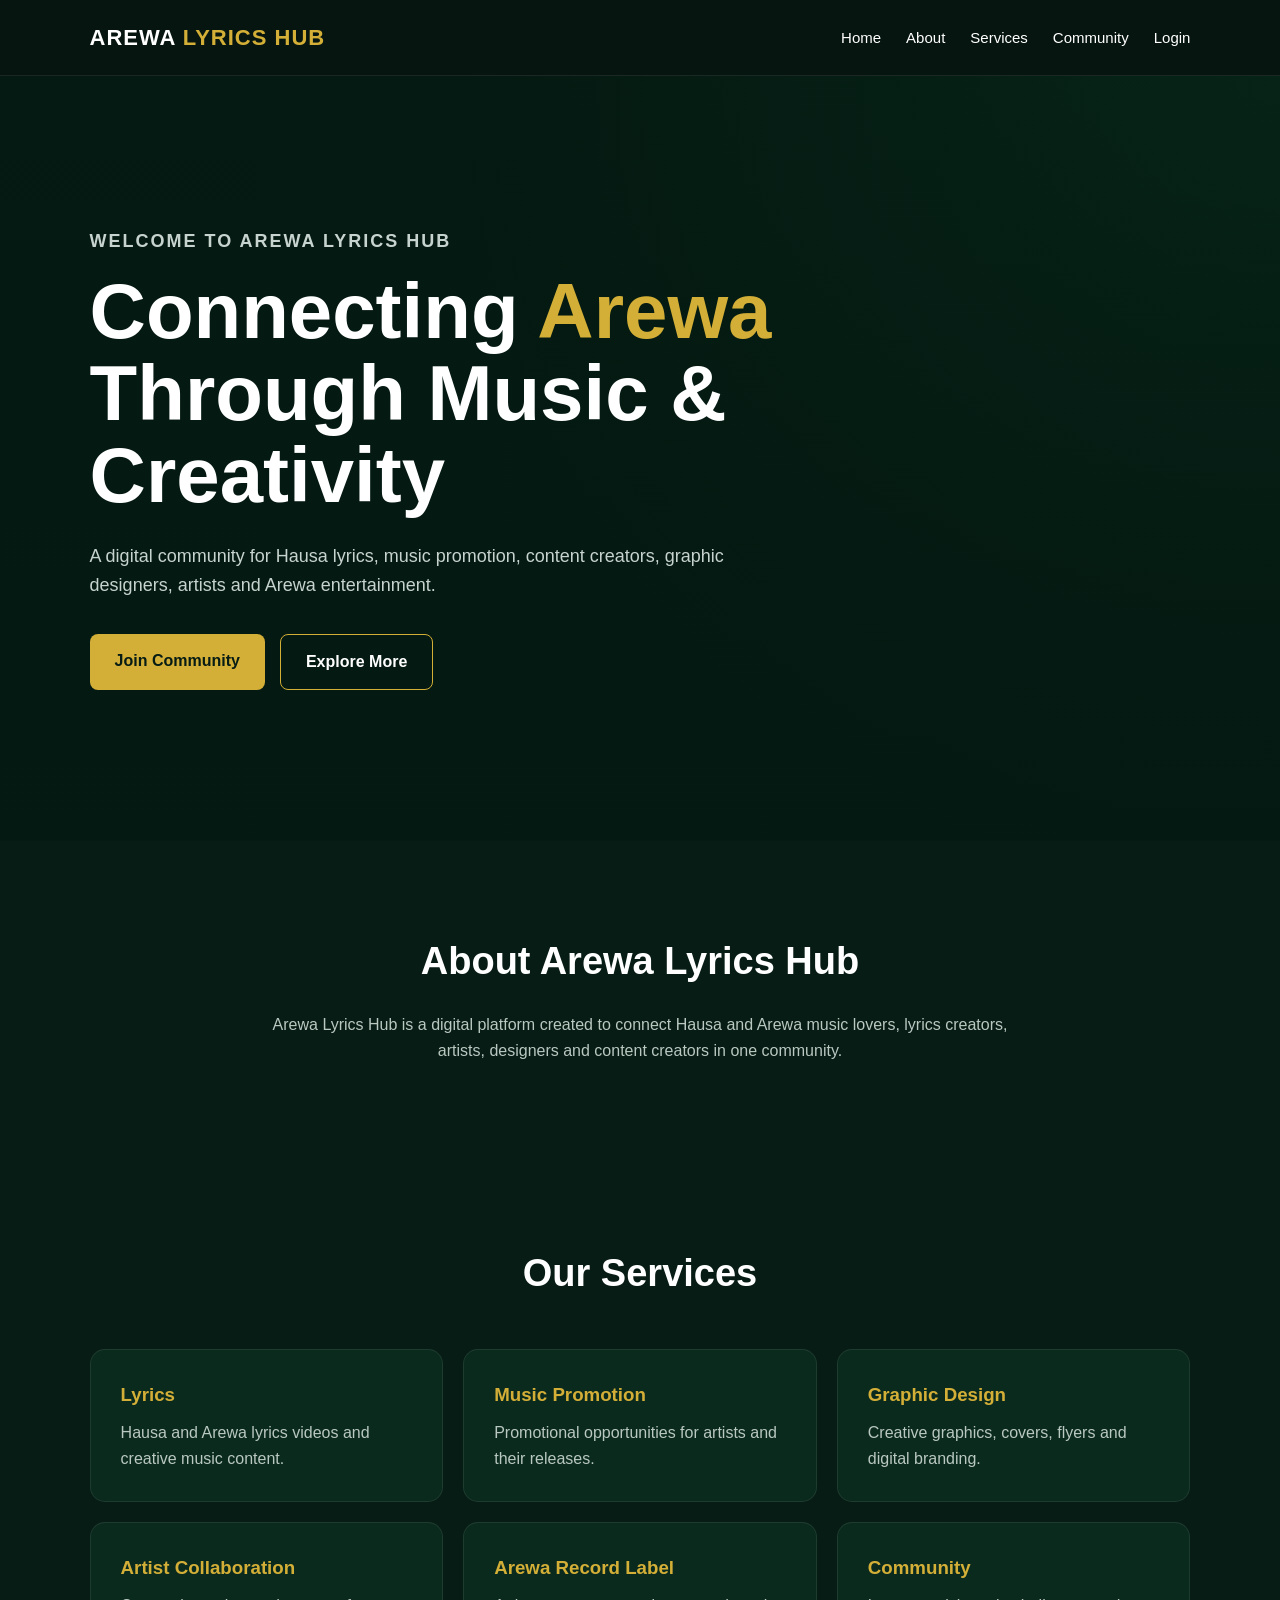
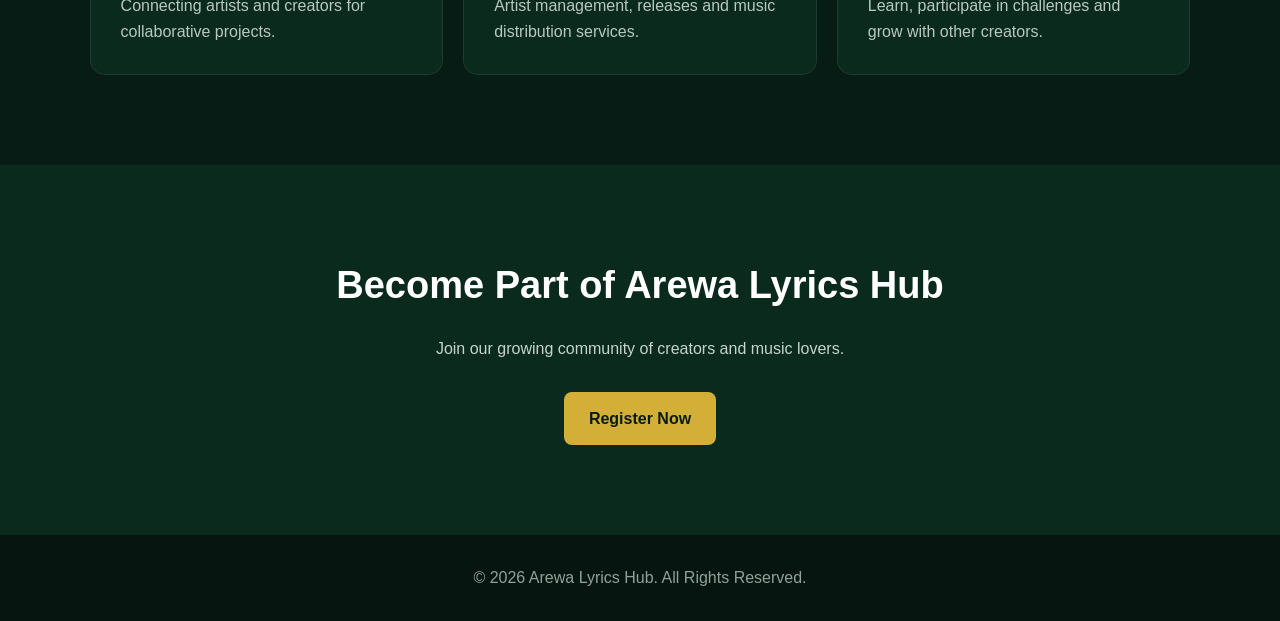
<file: index.html>
<!DOCTYPE html>
<html lang="en">
<head>
    <meta charset="UTF-8">
    <meta name="viewport" content="width=device-width, initial-scale=1.0">
    <title>Arewa Lyrics Hub</title>
    <meta name="description" content="Arewa Lyrics Hub - Hausa Lyrics, Music Promotion, Graphic Design, Artist Collaboration and Arewa Record Label.">

    <link rel="stylesheet" href="assets/css/style.css">
</head>

<body>

    <header class="navbar">
        <div class="logo">AREWA <span>LYRICS HUB</span></div>

        <nav>
            <a href="index.html">Home</a>
            <a href="#about">About</a>
            <a href="#services">Services</a>
            <a href="#community">Community</a>
            <a href="login.html">Login</a>
        </nav>
    </header>

    <main>

        <section class="hero">
            <div class="hero-content">
                <p class="tagline">WELCOME TO AREWA LYRICS HUB</p>

                <h1>
                    Connecting <span>Arewa</span>
                    Through Music & Creativity
                </h1>

                <p>
                    A digital community for Hausa lyrics, music promotion,
                    content creators, graphic designers, artists and
                    Arewa entertainment.
                </p>

                <div class="hero-buttons">
                    <a href="register.html" class="btn primary">Join Community</a>
                    <a href="#about" class="btn secondary">Explore More</a>
                </div>
            </div>
        </section>

        <section id="about" class="section">
            <h2>About Arewa Lyrics Hub</h2>

            <p>
                Arewa Lyrics Hub is a digital platform created to connect
                Hausa and Arewa music lovers, lyrics creators, artists,
                designers and content creators in one community.
            </p>
        </section>

        <section id="services" class="section">
            <h2>Our Services</h2>

            <div class="cards">

                <div class="card">
                    <h3>Lyrics</h3>
                    <p>Hausa and Arewa lyrics videos and creative music content.</p>
                </div>

                <div class="card">
                    <h3>Music Promotion</h3>
                    <p>Promotional opportunities for artists and their releases.</p>
                </div>

                <div class="card">
                    <h3>Graphic Design</h3>
                    <p>Creative graphics, covers, flyers and digital branding.</p>
                </div>

                <div class="card">
                    <h3>Artist Collaboration</h3>
                    <p>Connecting artists and creators for collaborative projects.</p>
                </div>

                <div class="card">
                    <h3>Arewa Record Label</h3>
                    <p>Artist management, releases and music distribution services.</p>
                </div>

                <div class="card">
                    <h3>Community</h3>
                    <p>Learn, participate in challenges and grow with other creators.</p>
                </div>

            </div>
        </section>

        <section id="community" class="cta">
            <h2>Become Part of Arewa Lyrics Hub</h2>
            <p>Join our growing community of creators and music lovers.</p>

            <a href="register.html" class="btn primary">Register Now</a>
        </section>

    </main>

    <footer>
        <p>© 2026 Arewa Lyrics Hub. All Rights Reserved.</p>
    </footer>

</body>
</html>
</file>
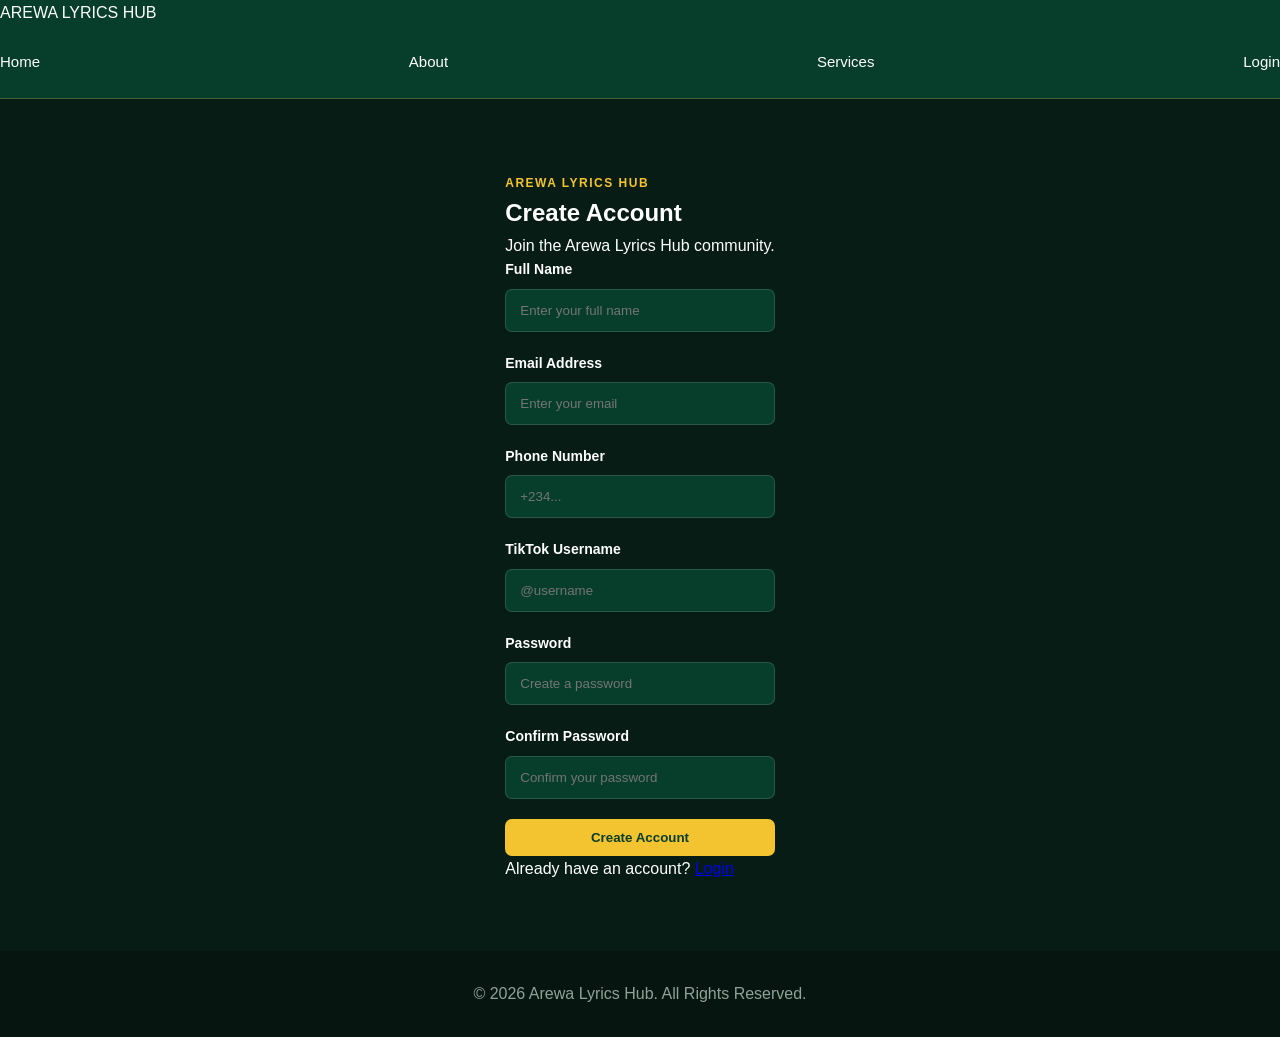
<file: register.html>
<!DOCTYPE html>
<html lang="en">
<head>
    <meta charset="UTF-8">
    <meta name="viewport" content="width=device-width, initial-scale=1.0">

    <title>Create Account | Arewa Lyrics Hub</title>

    <link rel="stylesheet" href="assets/css/style.css">
</head>

<body>

<header class="member-header">

    <div class="member-logo">
        AREWA <span>LYRICS HUB</span>
    </div>

    <nav class="member-nav">
        <a href="index.html">Home</a>
        <a href="index.html#about">About</a>
        <a href="index.html#services">Services</a>
        <a href="login.html">Login</a>
    </nav>

</header>


<main class="auth-page">

    <section class="auth-card">

        <div class="auth-header">

            <span class="welcome-label">
                AREWA LYRICS HUB
            </span>

            <h1>Create Account</h1>

            <p>
                Join the Arewa Lyrics Hub community.
            </p>

        </div>


        <form id="registerForm">

            <div class="form-group">

                <label for="fullName">
                    Full Name
                </label>

                <input
                    type="text"
                    id="fullName"
                    placeholder="Enter your full name"
                    required
                >

            </div>


            <div class="form-group">

                <label for="email">
                    Email Address
                </label>

                <input
                    type="email"
                    id="email"
                    placeholder="Enter your email"
                    required
                >

            </div>


            <div class="form-group">

                <label for="phone">
                    Phone Number
                </label>

                <input
                    type="tel"
                    id="phone"
                    placeholder="+234..."
                    required
                >

            </div>


            <div class="form-group">

                <label for="tiktok">
                    TikTok Username
                </label>

                <input
                    type="text"
                    id="tiktok"
                    placeholder="@username"
                    required
                >

            </div>


            <div class="form-group">

                <label for="password">
                    Password
                </label>

                <input
                    type="password"
                    id="password"
                    placeholder="Create a password"
                    required
                >

            </div>


            <div class="form-group">

                <label for="confirmPassword">
                    Confirm Password
                </label>

                <input
                    type="password"
                    id="confirmPassword"
                    placeholder="Confirm your password"
                    required
                >

            </div>


            <div
                id="registerMessage"
                class="auth-message"
                style="display:none;"
            ></div>


            <button
                type="submit"
                class="admin-btn"
                style="width:100%;"
            >
                Create Account
            </button>

        </form>


        <div class="auth-footer">

            <p>
                Already have an account?
                <a href="login.html">Login</a>
            </p>

        </div>

    </section>

</main>


<footer class="footer">

    <p>
        © 2026 Arewa Lyrics Hub. All Rights Reserved.
    </p>

</footer>


<script>

document
.getElementById("registerForm")
.addEventListener("submit", function(event) {

    event.preventDefault();


    const fullName =
        document.getElementById("fullName").value.trim();

    const email =
        document.getElementById("email").value.trim();

    const phone =
        document.getElementById("phone").value.trim();

    const tiktok =
        document.getElementById("tiktok").value.trim();

    const password =
        document.getElementById("password").value;

    const confirmPassword =
        document.getElementById("confirmPassword").value;

    const message =
        document.getElementById("registerMessage");


    if (password !== confirmPassword) {

        message.style.display = "block";

        message.innerHTML =
            "Passwords do not match.";

        return;
    }


    if (password.length < 6) {

        message.style.display = "block";

        message.innerHTML =
            "Password must be at least 6 characters.";

        return;
    }


    /*
       TEMPORARY FRONTEND ACCOUNT
       This will later be replaced with
       Supabase Authentication + Database.
    */

    const memberData = {

        memberId: "ALH-000001",

        fullName: fullName,

        email: email,

        phone: phone,

        tiktok: tiktok,

        membershipType: "Community Member",

        status: "Pending Verification",

        joinedDate:
            new Date().toLocaleDateString(
                "en-GB",
                {
                    day: "2-digit",
                    month: "2-digit",
                    year: "numeric"
                }
            )

    };


    localStorage.setItem(
        "arewaMember",
        JSON.stringify(memberData)
    );


    /*
       Temporary login information.
       DO NOT use this for production.
    */

    localStorage.setItem(
        "arewaEmail",
        email
    );

    localStorage.setItem(
        "arewaPassword",
        password
    );


    message.style.display = "block";

    message.innerHTML =
        "Account created successfully! Redirecting...";


    setTimeout(function() {

        window.location.href =
            "dashboard.html";

    }, 1000);

});

</script>

</body>
</html>
</file>
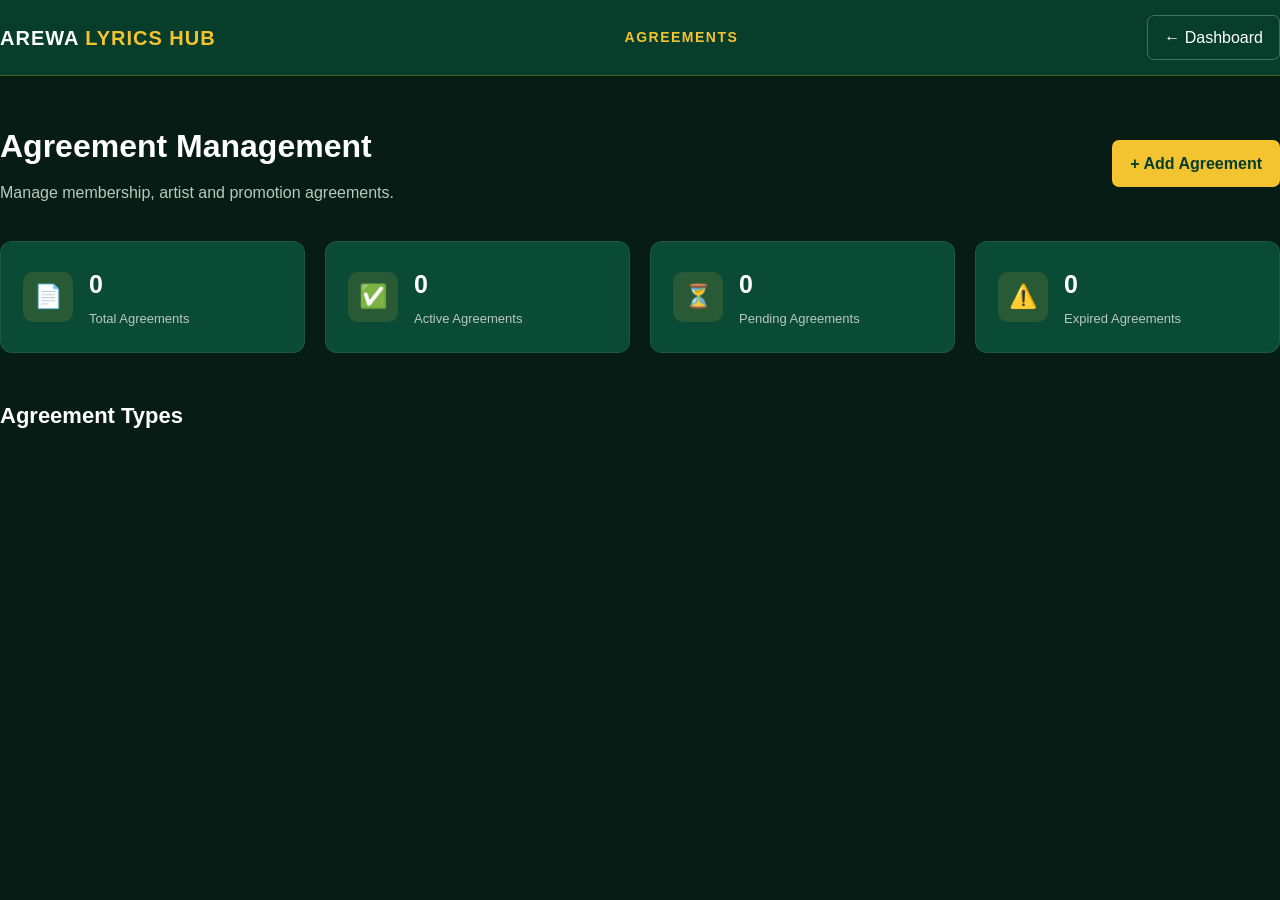
<file: admin/agreements.html>
<!DOCTYPE html>
<html lang="en">
<head>
    <meta charset="UTF-8">
    <meta name="viewport" content="width=device-width, initial-scale=1.0">

    <title>Agreements | Admin | Arewa Lyrics Hub</title>

    <link rel="stylesheet" href="../assets/css/style.css">
</head>

<body>

    <!-- HEADER -->
    <header class="admin-header">

        <div class="container">

            <div class="admin-nav">

                <div class="logo">
                    AREWA <span>LYRICS HUB</span>
                </div>

                <div class="admin-title">
                    AGREEMENTS
                </div>

                <a href="dashboard.html" class="admin-home">
                    ← Dashboard
                </a>

            </div>

        </div>

    </header>


    <!-- MAIN -->
    <main class="admin-dashboard">

        <div class="container">

            <!-- PAGE TITLE -->
            <div class="admin-welcome">

                <div>
                    <h1>Agreement Management</h1>

                    <p>
                        Manage membership, artist and promotion agreements.
                    </p>
                </div>

                <a href="#" class="admin-btn">
                    + Add Agreement
                </a>

            </div>


            <!-- STATISTICS -->
            <section class="admin-stats">

                <div class="admin-stat-card">

                    <div class="stat-icon">
                        📄
                    </div>

                    <div>
                        <h3>0</h3>
                        <p>Total Agreements</p>
                    </div>

                </div>


                <div class="admin-stat-card">

                    <div class="stat-icon">
                        ✅
                    </div>

                    <div>
                        <h3>0</h3>
                        <p>Active Agreements</p>
                    </div>

                </div>


                <div class="admin-stat-card">

                    <div class="stat-icon">
                        ⏳
                    </div>

                    <div>
                        <h3>0</h3>
                        <p>Pending Agreements</p>
                    </div>

                </div>


                <div class="admin-stat-card">

                    <div class="stat-icon">
                        ⚠️
                    </div>

                    <div>
                        <h3>0</h3>
                        <p>Expired Agreements</p>
                    </div>

                </div>

            </section>


            <!-- AGREEMENT TYPES -->
            <section class="admin-section">

                <div class="section-heading">

                    <div>
                        <h2>Agreement Types</h2>
</file>
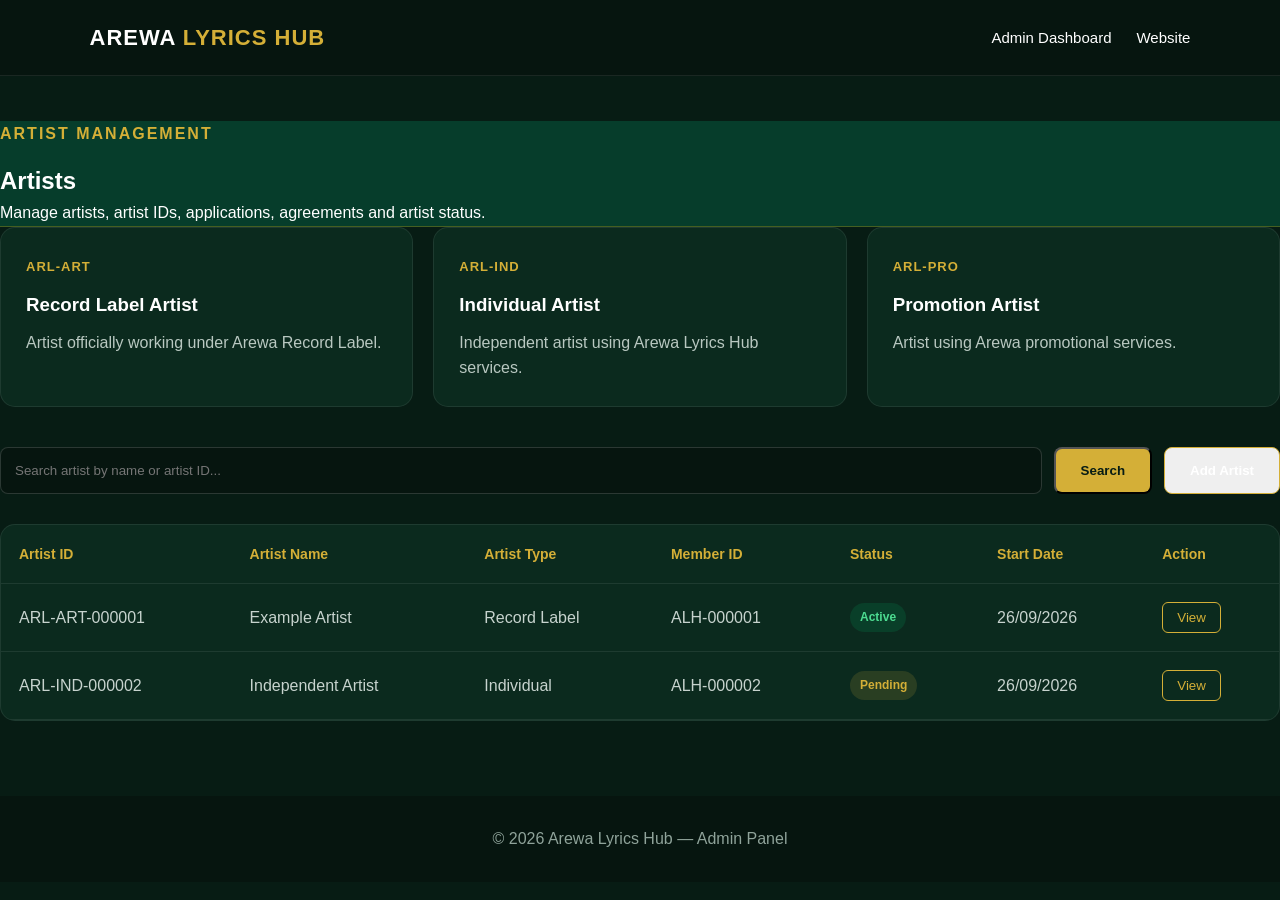
<file: admin/artists.html>
<!DOCTYPE html>
<html lang="en">
<head>
    <meta charset="UTF-8">
    <meta name="viewport" content="width=device-width, initial-scale=1.0">

    <meta name="viewport" content="width=device-width, initial-scale=1.0">

    <title>Artists | Arewa Lyrics Hub</title>

    <link rel="stylesheet" href="../assets/css/style.css">
</head>

<body>

<header class="navbar">

    <div class="logo">
        AREWA <span>LYRICS HUB</span>
    </div>

    <nav>
        <a href="dashboard.html">Admin Dashboard</a>
        <a href="../index.html">Website</a>
    </nav>

</header>


<main class="admin-dashboard">

    <section class="admin-header">

        <p class="tagline">ARTIST MANAGEMENT</p>

        <h1>Artists</h1>

        <p>
            Manage artists, artist IDs, applications,
            agreements and artist status.
        </p>

    </section>


    <!-- ARTIST ID TYPES -->

    <section class="artist-types">

        <div class="artist-type-card">

            <span>ARL-ART</span>

            <h3>Record Label Artist</h3>

            <p>
                Artist officially working under
                Arewa Record Label.
            </p>

        </div>


        <div class="artist-type-card">

            <span>ARL-IND</span>

            <h3>Individual Artist</h3>

            <p>
                Independent artist using
                Arewa Lyrics Hub services.
            </p>

        </div>


        <div class="artist-type-card">

            <span>ARL-PRO</span>

            <h3>Promotion Artist</h3>

            <p>
                Artist using Arewa promotional
                services.
            </p>

        </div>

    </section>


    <!-- TOOLS -->

    <div class="member-tools">

        <input
            type="search"
            placeholder="Search artist by name or artist ID..."
        >

        <button class="btn primary">
            Search
        </button>

        <button class="btn secondary">
            Add Artist
        </button>

    </div>


    <!-- ARTISTS TABLE -->

    <div class="members-table">

        <table>

            <thead>

                <tr>
                    <th>Artist ID</th>
                    <th>Artist Name</th>
                    <th>Artist Type</th>
                    <th>Member ID</th>
                    <th>Status</th>
                    <th>Start Date</th>
                    <th>Action</th>
                </tr>

            </thead>


            <tbody>

                <tr>

                    <td>ARL-ART-000001</td>

                    <td>Example Artist</td>

                    <td>Record Label</td>

                    <td>ALH-000001</td>

                    <td>
                        <span class="table-status verified">
                            Active
                        </span>
                    </td>

                    <td>26/09/2026</td>

                    <td>
                        <button class="small-btn">
                            View
                        </button>
                    </td>

                </tr>


                <tr>

                    <td>ARL-IND-000002</td>

                    <td>Independent Artist</td>

                    <td>Individual</td>

                    <td>ALH-000002</td>

                    <td>
                        <span class="table-status pending">
                            Pending
                        </span>
                    </td>

                    <td>26/09/2026</td>

                    <td>
                        <button class="small-btn">
                            View
                        </button>
                    </td>

                </tr>

            </tbody>

        </table>

    </div>

</main>


<footer>

    <p>
        © 2026 Arewa Lyrics Hub — Admin Panel
    </p>

</footer>


</body>
</html>
</file>
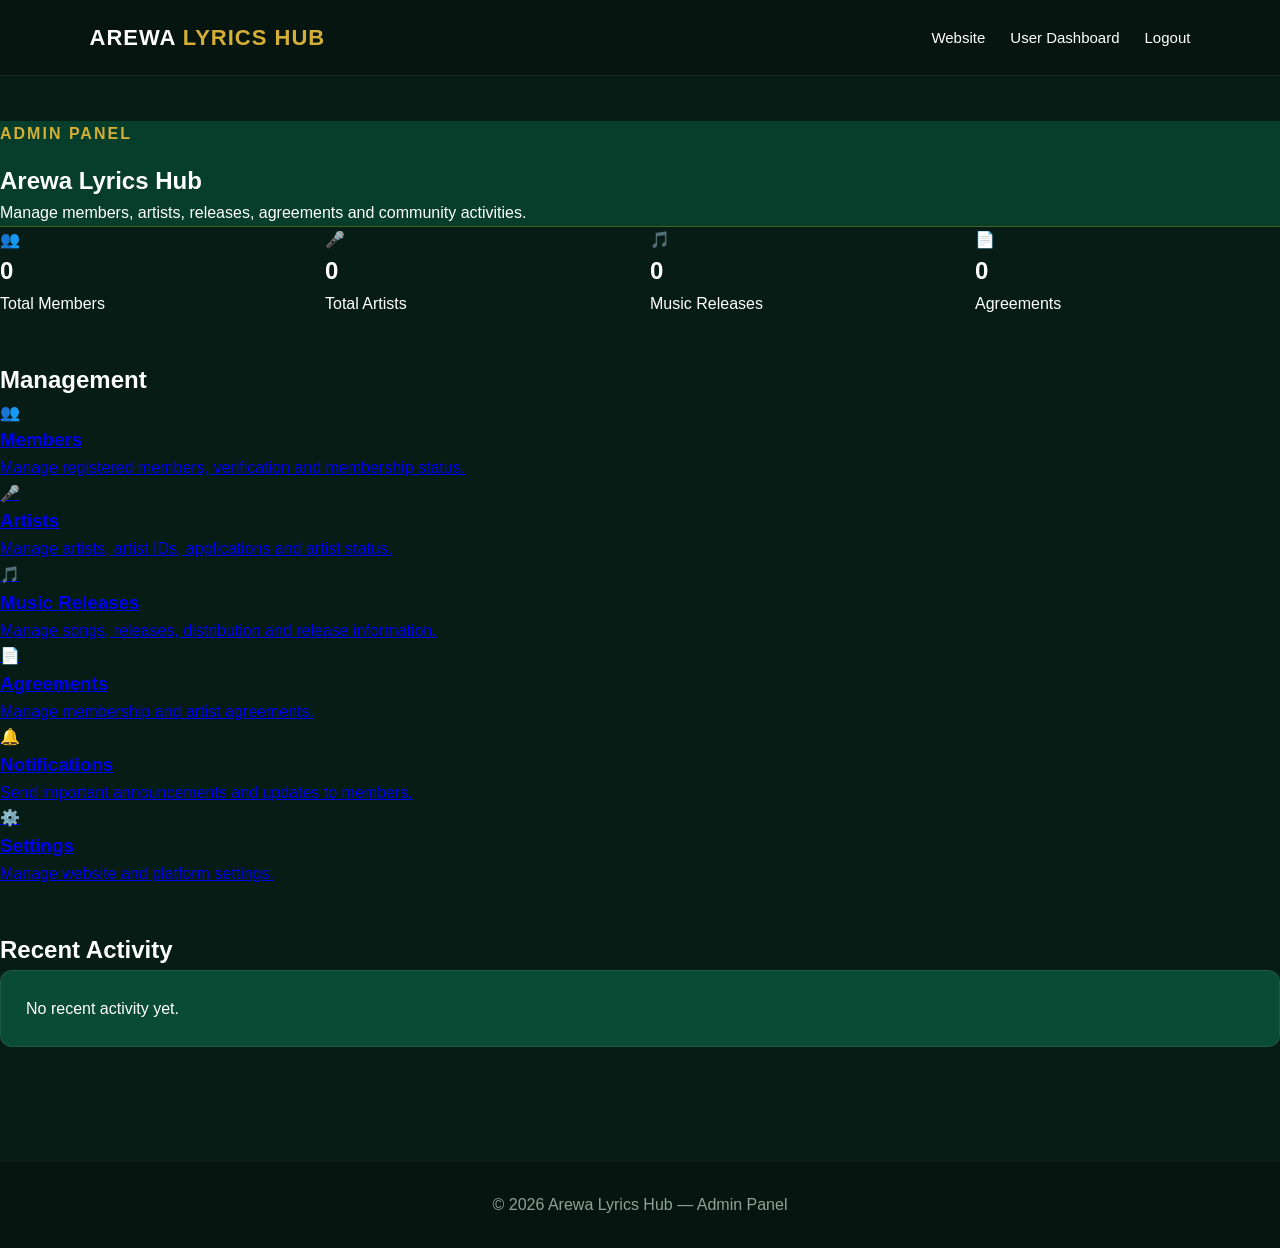
<file: admin/dashboard.html>
<!DOCTYPE html>
<html lang="en">
<head>
    <meta charset="UTF-8">
    <meta name="viewport" content="width=device-width, initial-scale=1.0">

    <title>Admin Dashboard | Arewa Lyrics Hub</title>

    <link rel="stylesheet" href="../assets/css/style.css">
</head>

<body>

<header class="navbar">

    <div class="logo">
        AREWA <span>LYRICS HUB</span>
    </div>

    <nav>
        <a href="../index.html">Website</a>
        <a href="../dashboard.html">User Dashboard</a>
        <a href="../login.html">Logout</a>
    </nav>

</header>


<main class="admin-dashboard">

    <section class="admin-header">

        <div>
            <p class="tagline">ADMIN PANEL</p>

            <h1>Arewa Lyrics Hub</h1>

            <p>
                Manage members, artists, releases, agreements
                and community activities.
            </p>
        </div>

    </section>


    <!-- STATISTICS -->

    <section class="admin-stats">

        <div class="stat-card">
            <span>👥</span>
            <h2>0</h2>
            <p>Total Members</p>
        </div>

        <div class="stat-card">
            <span>🎤</span>
            <h2>0</h2>
            <p>Total Artists</p>
        </div>

        <div class="stat-card">
            <span>🎵</span>
            <h2>0</h2>
            <p>Music Releases</p>
        </div>

        <div class="stat-card">
            <span>📄</span>
            <h2>0</h2>
            <p>Agreements</p>
        </div>

    </section>


    <!-- MANAGEMENT -->

    <section class="admin-section">

        <h2>Management</h2>

        <div class="admin-grid">

            <a href="members.html" class="admin-card">

                <div class="admin-icon">👥</div>

                <h3>Members</h3>

                <p>
                    Manage registered members,
                    verification and membership status.
                </p>

            </a>


            <a href="artists.html" class="admin-card">

                <div class="admin-icon">🎤</div>

                <h3>Artists</h3>

                <p>
                    Manage artists, artist IDs,
                    applications and artist status.
                </p>

            </a>


            <a href="releases.html" class="admin-card">

                <div class="admin-icon">🎵</div>

                <h3>Music Releases</h3>

                <p>
                    Manage songs, releases,
                    distribution and release information.
                </p>

            </a>


            <a href="agreements.html" class="admin-card">

                <div class="admin-icon">📄</div>

                <h3>Agreements</h3>

                <p>
                    Manage membership and
                    artist agreements.
                </p>

            </a>


            <a href="notifications.html" class="admin-card">

                <div class="admin-icon">🔔</div>

                <h3>Notifications</h3>

                <p>
                    Send important announcements
                    and updates to members.
                </p>

            </a>


            <a href="settings.html" class="admin-card">

                <div class="admin-icon">⚙️</div>

                <h3>Settings</h3>

                <p>
                    Manage website and
                    platform settings.
                </p>

            </a>

        </div>

    </section>


    <!-- RECENT ACTIVITY -->

    <section class="admin-section">

        <h2>Recent Activity</h2>

        <div class="activity-box">

            <p>
                No recent activity yet.
            </p>

        </div>

    </section>

</main>


<footer>

    <p>
        © 2026 Arewa Lyrics Hub — Admin Panel
    </p>

</footer>

</body>
</html>
</file>
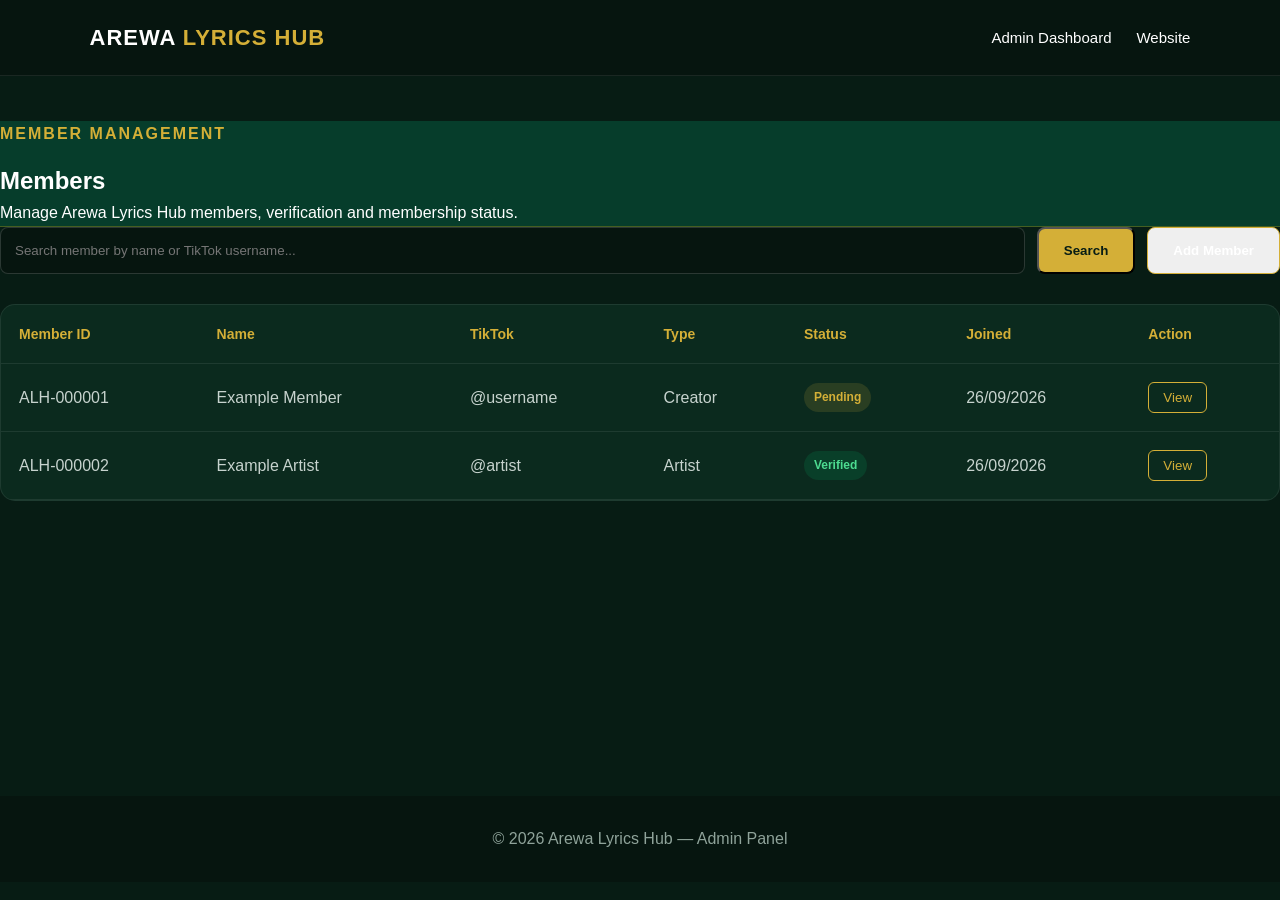
<file: admin/members.html>
<!DOCTYPE html>
<html lang="en">
<head>
    <meta charset="UTF-8">
    <meta name="viewport" content="width=device-width, initial-scale=1.0">

    <title>Members | Arewa Lyrics Hub</title>

    <link rel="stylesheet" href="../assets/css/style.css">
</head>

<body>

<header class="navbar">

    <div class="logo">
        AREWA <span>LYRICS HUB</span>
    </div>

    <nav>
        <a href="dashboard.html">Admin Dashboard</a>
        <a href="../index.html">Website</a>
    </nav>

</header>


<main class="admin-dashboard">

    <section class="admin-header">

        <p class="tagline">MEMBER MANAGEMENT</p>

        <h1>Members</h1>

        <p>
            Manage Arewa Lyrics Hub members,
            verification and membership status.
        </p>

    </section>


    <!-- SEARCH -->

    <div class="member-tools">

        <input
            type="search"
            placeholder="Search member by name or TikTok username..."
        >

        <button class="btn primary">
            Search
        </button>

        <button class="btn secondary">
            Add Member
        </button>

    </div>


    <!-- MEMBERS TABLE -->

    <div class="members-table">

        <table>

            <thead>

                <tr>
                    <th>Member ID</th>
                    <th>Name</th>
                    <th>TikTok</th>
                    <th>Type</th>
                    <th>Status</th>
                    <th>Joined</th>
                    <th>Action</th>
                </tr>

            </thead>

            <tbody>

                <tr>

                    <td>ALH-000001</td>

                    <td>Example Member</td>

                    <td>@username</td>

                    <td>Creator</td>

                    <td>
                        <span class="table-status pending">
                            Pending
                        </span>
                    </td>

                    <td>26/09/2026</td>

                    <td>
                        <button class="small-btn">
                            View
                        </button>
                    </td>

                </tr>

                <tr>

                    <td>ALH-000002</td>

                    <td>Example Artist</td>

                    <td>@artist</td>

                    <td>Artist</td>

                    <td>
                        <span class="table-status verified">
                            Verified
                        </span>
                    </td>

                    <td>26/09/2026</td>

                    <td>
                        <button class="small-btn">
                            View
                        </button>
                    </td>

                </tr>

            </tbody>

        </table>

    </div>

</main>


<footer>

    <p>
        © 2026 Arewa Lyrics Hub — Admin Panel
    </p>

</footer>


</body>
</html>
</file>
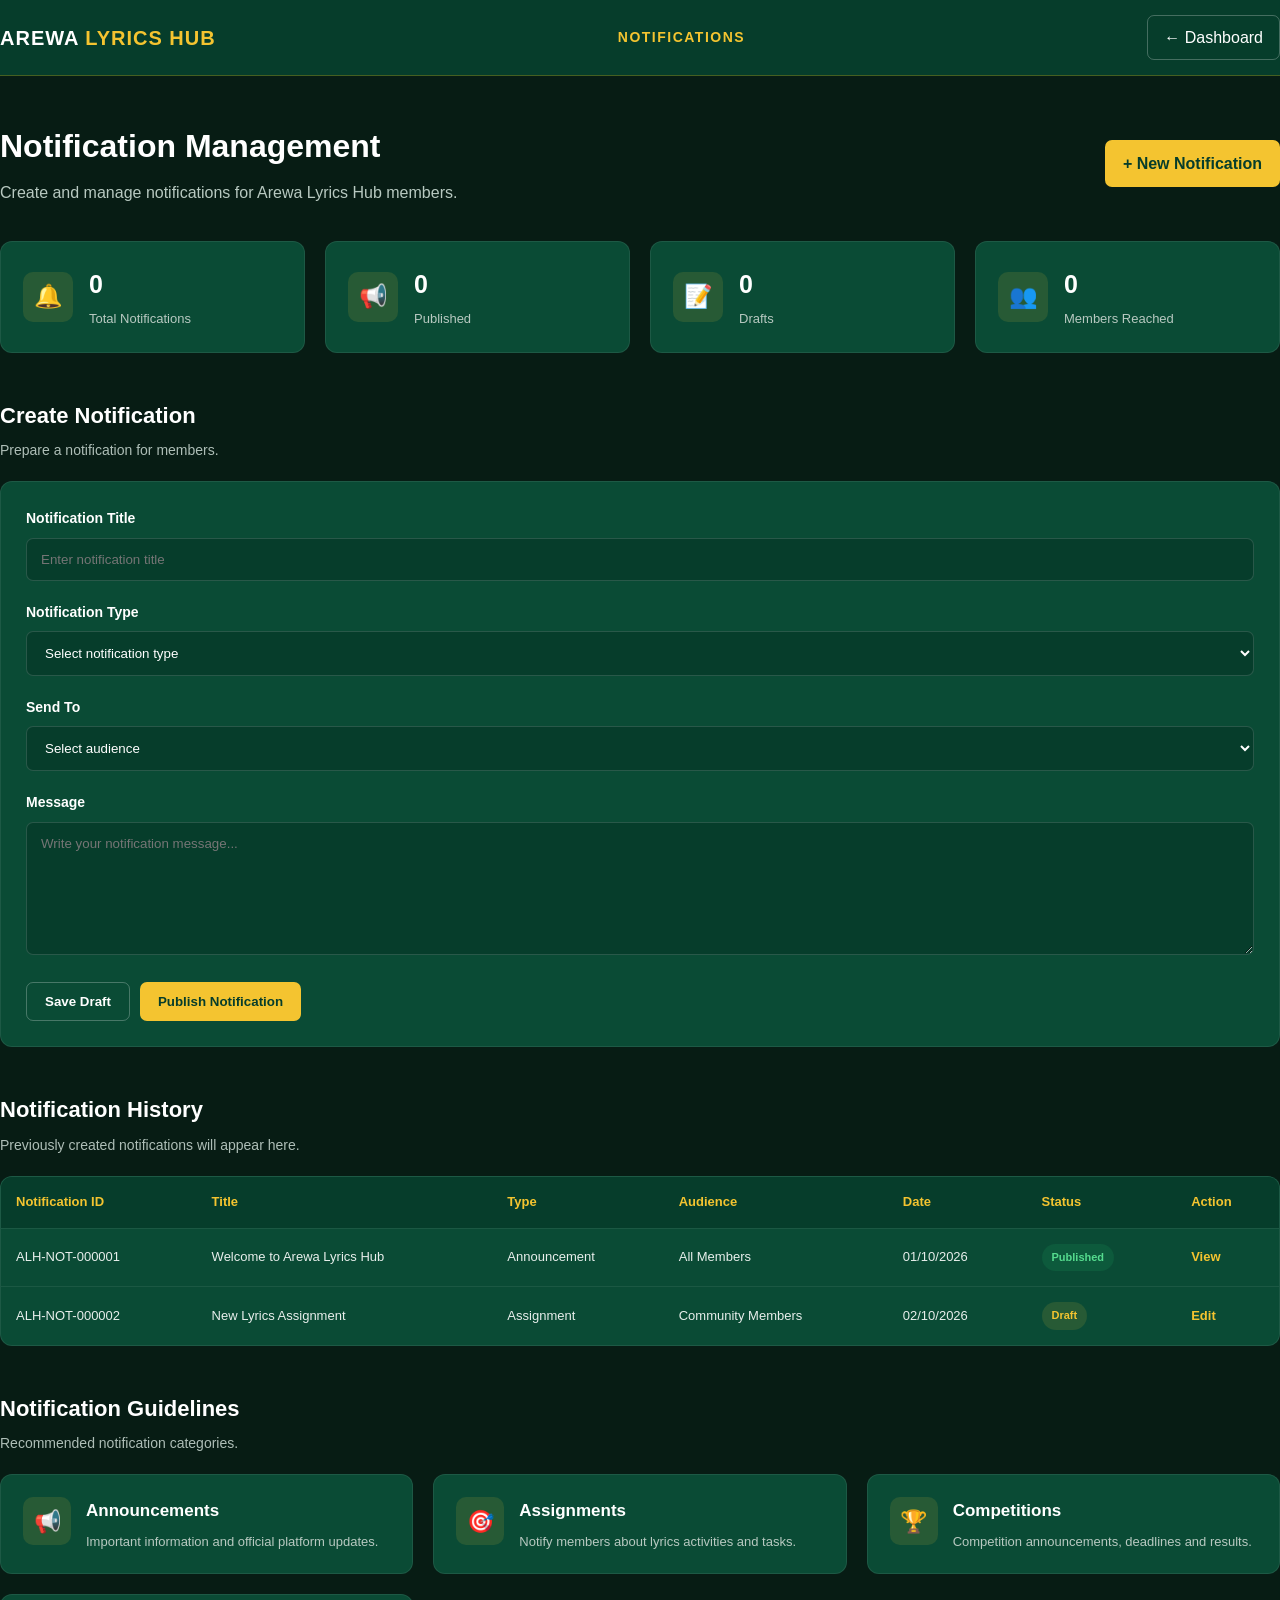
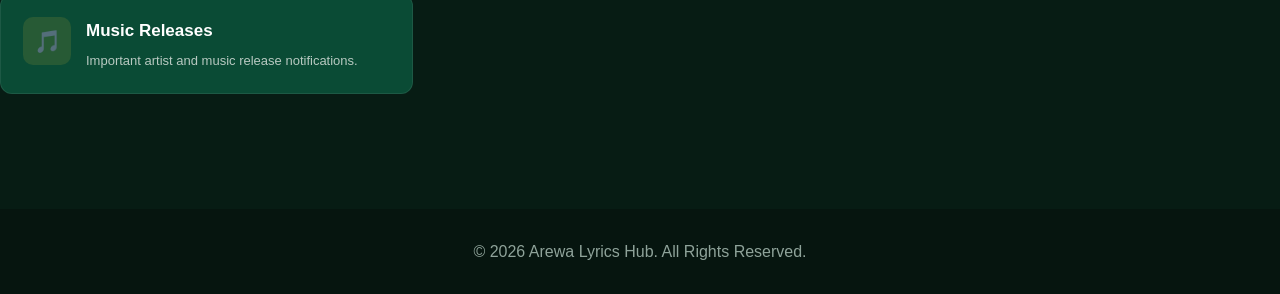
<file: admin/notifications.html>
<!DOCTYPE html>
<html lang="en">
<head>
    <meta charset="UTF-8">
    <meta name="viewport" content="width=device-width, initial-scale=1.0">

    <title>Notifications | Admin | Arewa Lyrics Hub</title>

    <link rel="stylesheet" href="../assets/css/style.css">
</head>

<body>

    <!-- HEADER -->
    <header class="admin-header">

        <div class="container">

            <div class="admin-nav">

                <div class="logo">
                    AREWA <span>LYRICS HUB</span>
                </div>

                <div class="admin-title">
                    NOTIFICATIONS
                </div>

                <a href="dashboard.html" class="admin-home">
                    ← Dashboard
                </a>

            </div>

        </div>

    </header>


    <!-- MAIN -->
    <main class="admin-dashboard">

        <div class="container">

            <!-- PAGE TITLE -->
            <div class="admin-welcome">

                <div>
                    <h1>Notification Management</h1>

                    <p>
                        Create and manage notifications for Arewa Lyrics Hub members.
                    </p>
                </div>

                <a href="#create-notification" class="admin-btn">
                    + New Notification
                </a>

            </div>


            <!-- STATISTICS -->
            <section class="admin-stats">

                <div class="admin-stat-card">

                    <div class="stat-icon">
                        🔔
                    </div>

                    <div>
                        <h3>0</h3>
                        <p>Total Notifications</p>
                    </div>

                </div>


                <div class="admin-stat-card">

                    <div class="stat-icon">
                        📢
                    </div>

                    <div>
                        <h3>0</h3>
                        <p>Published</p>
                    </div>

                </div>


                <div class="admin-stat-card">

                    <div class="stat-icon">
                        📝
                    </div>

                    <div>
                        <h3>0</h3>
                        <p>Drafts</p>
                    </div>

                </div>


                <div class="admin-stat-card">

                    <div class="stat-icon">
                        👥
                    </div>

                    <div>
                        <h3>0</h3>
                        <p>Members Reached</p>
                    </div>

                </div>

            </section>


            <!-- CREATE NOTIFICATION -->
            <section class="admin-section" id="create-notification">

                <div class="section-heading">

                    <div>

                        <h2>Create Notification</h2>

                        <p>
                            Prepare a notification for members.
                        </p>

                    </div>

                </div>


                <div class="notification-form">

                    <div class="form-group">

                        <label for="title">
                            Notification Title
                        </label>

                        <input
                            type="text"
                            id="title"
                            placeholder="Enter notification title"
                        >

                    </div>


                    <div class="form-group">

                        <label for="type">
                            Notification Type
                        </label>

                        <select id="type">

                            <option value="">
                                Select notification type
                            </option>

                            <option value="announcement">
                                Announcement
                            </option>

                            <option value="update">
                                Platform Update
                            </option>

                            <option value="assignment">
                                Assignment
                            </option>

                            <option value="competition">
                                Competition
                            </option>

                            <option value="release">
                                Music Release
                            </option>

                            <option value="agreement">
                                Agreement
                            </option>

                            <option value="general">
                                General
                            </option>

                        </select>

                    </div>


                    <div class="form-group">

                        <label for="audience">
                            Send To
                        </label>

                        <select id="audience">

                            <option value="">
                                Select audience
                            </option>

                            <option value="all">
                                All Members
                            </option>

                            <option value="members">
                                Community Members
                            </option>

                            <option value="artists">
                                Artists
                            </option>

                            <option value="record-label">
                                Record Label Artists
                            </option>

                            <option value="individual">
                                Individual Artists
                            </option>

                            <option value="promotion">
                                Promotion Artists
                            </option>

                        </select>

                    </div>


                    <div class="form-group">

                        <label for="message">
                            Message
                        </label>

                        <textarea
                            id="message"
                            rows="7"
                            placeholder="Write your notification message..."
                        ></textarea>

                    </div>


                    <div class="notification-actions">

                        <button type="button" class="secondary-btn">
                            Save Draft
                        </button>

                        <button type="button" class="admin-btn">
                            Publish Notification
                        </button>

                    </div>

                </div>

            </section>


            <!-- NOTIFICATION HISTORY -->
            <section class="admin-section">

                <div class="section-heading">

                    <div>

                        <h2>Notification History</h2>

                        <p>
                            Previously created notifications will appear here.
                        </p>

                    </div>

                </div>


                <div class="admin-table-container">

                    <table class="admin-table">

                        <thead>

                            <tr>

                                <th>Notification ID</th>

                                <th>Title</th>

                                <th>Type</th>

                                <th>Audience</th>

                                <th>Date</th>

                                <th>Status</th>

                                <th>Action</th>

                            </tr>

                        </thead>


                        <tbody>

                            <tr>

                                <td>
                                    ALH-NOT-000001
                                </td>

                                <td>
                                    Welcome to Arewa Lyrics Hub
                                </td>

                                <td>
                                    Announcement
                                </td>

                                <td>
                                    All Members
                                </td>

                                <td>
                                    01/10/2026
                                </td>

                                <td>
                                    <span class="status active">
                                        Published
                                    </span>
                                </td>

                                <td>
                                    <a href="#" class="table-btn">
                                        View
                                    </a>
                                </td>

                            </tr>


                            <tr>

                                <td>
                                    ALH-NOT-000002
                                </td>

                                <td>
                                    New Lyrics Assignment
                                </td>

                                <td>
                                    Assignment
                                </td>

                                <td>
                                    Community Members
                                </td>

                                <td>
                                    02/10/2026
                                </td>

                                <td>
                                    <span class="status pending">
                                        Draft
                                    </span>
                                </td>

                                <td>
                                    <a href="#" class="table-btn">
                                        Edit
                                    </a>
                                </td>

                            </tr>

                        </tbody>

                    </table>

                </div>

            </section>


            <!-- NOTIFICATION GUIDELINES -->
            <section class="admin-section">

                <div class="section-heading">

                    <div>

                        <h2>Notification Guidelines</h2>

                        <p>
                            Recommended notification categories.
                        </p>

                    </div>

                </div>


                <div class="admin-management-grid">

                    <div class="admin-management-card">

                        <div class="management-icon">
                            📢
                        </div>

                        <div>

                            <h3>Announcements</h3>

                            <p>
                                Important information and official platform updates.
                            </p>

                        </div>

                    </div>


                    <div class="admin-management-card">

                        <div class="management-icon">
                            🎯
                        </div>

                        <div>

                            <h3>Assignments</h3>

                            <p>
                                Notify members about lyrics activities and tasks.
                            </p>

                        </div>

                    </div>


                    <div class="admin-management-card">

                        <div class="management-icon">
                            🏆
                        </div>

                        <div>

                            <h3>Competitions</h3>

                            <p>
                                Competition announcements, deadlines and results.
                            </p>

                        </div>

                    </div>


                    <div class="admin-management-card">

                        <div class="management-icon">
                            🎵
                        </div>

                        <div>

                            <h3>Music Releases</h3>

                            <p>
                                Important artist and music release notifications.
                            </p>

                        </div>

                    </div>

                </div>

            </section>

        </div>

    </main>


    <!-- FOOTER -->
    <footer class="footer">

        <div class="container">

            <p>
                © 2026 Arewa Lyrics Hub. All Rights Reserved.
            </p>

        </div>

    </footer>

</body>
                                            </html>
</file>
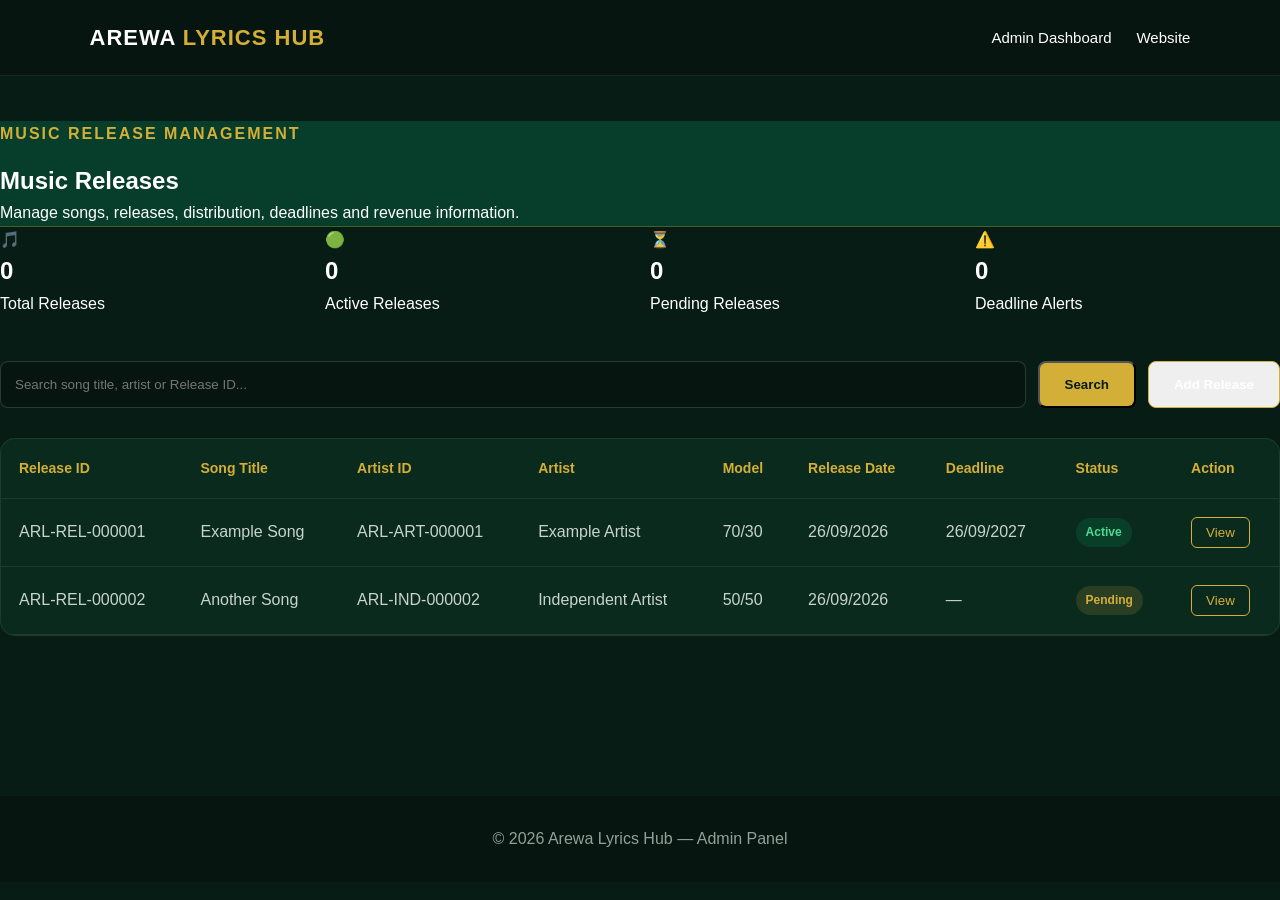
<file: admin/releases.html>
<!DOCTYPE html>
<html lang="en">
<head>
    <meta charset="UTF-8">
    <meta name="viewport" content="width=device-width, initial-scale=1.0">

    <title>Music Releases | Arewa Lyrics Hub</title>

    <link rel="stylesheet" href="../assets/css/style.css">
</head>

<body>

<header class="navbar">

    <div class="logo">
        AREWA <span>LYRICS HUB</span>
    </div>

    <nav>
        <a href="dashboard.html">Admin Dashboard</a>
        <a href="../index.html">Website</a>
    </nav>

</header>


<main class="admin-dashboard">

    <section class="admin-header">

        <p class="tagline">MUSIC RELEASE MANAGEMENT</p>

        <h1>Music Releases</h1>

        <p>
            Manage songs, releases, distribution,
            deadlines and revenue information.
        </p>

    </section>


    <!-- RELEASE STATISTICS -->

    <section class="admin-stats">

        <div class="stat-card">
            <span>🎵</span>
            <h2>0</h2>
            <p>Total Releases</p>
        </div>

        <div class="stat-card">
            <span>🟢</span>
            <h2>0</h2>
            <p>Active Releases</p>
        </div>

        <div class="stat-card">
            <span>⏳</span>
            <h2>0</h2>
            <p>Pending Releases</p>
        </div>

        <div class="stat-card">
            <span>⚠️</span>
            <h2>0</h2>
            <p>Deadline Alerts</p>
        </div>

    </section>


    <!-- SEARCH / ACTION -->

    <div class="member-tools">

        <input
            type="search"
            placeholder="Search song title, artist or Release ID..."
        >

        <button class="btn primary">
            Search
        </button>

        <button class="btn secondary">
            Add Release
        </button>

    </div>


    <!-- RELEASE TABLE -->

    <div class="members-table">

        <table>

            <thead>

                <tr>
                    <th>Release ID</th>
                    <th>Song Title</th>
                    <th>Artist ID</th>
                    <th>Artist</th>
                    <th>Model</th>
                    <th>Release Date</th>
                    <th>Deadline</th>
                    <th>Status</th>
                    <th>Action</th>
                </tr>

            </thead>


            <tbody>

                <tr>

                    <td>ARL-REL-000001</td>

                    <td>Example Song</td>

                    <td>ARL-ART-000001</td>

                    <td>Example Artist</td>

                    <td>70/30</td>

                    <td>26/09/2026</td>

                    <td>26/09/2027</td>

                    <td>
                        <span class="table-status verified">
                            Active
                        </span>
                    </td>

                    <td>
                        <button class="small-btn">
                            View
                        </button>
                    </td>

                </tr>


                <tr>

                    <td>ARL-REL-000002</td>

                    <td>Another Song</td>

                    <td>ARL-IND-000002</td>

                    <td>Independent Artist</td>

                    <td>50/50</td>

                    <td>26/09/2026</td>

                    <td>—</td>

                    <td>
                        <span class="table-status pending">
                            Pending
                        </span>
                    </td>

                    <td>
                        <button class="small-btn">
                            View
                        </button>
                    </td>

                </tr>


            </tbody>

        </table>

    </div>

</main>


<footer>

    <p>
        © 2026 Arewa Lyrics Hub — Admin Panel
    </p>

</footer>


</body>
</html>
</file>
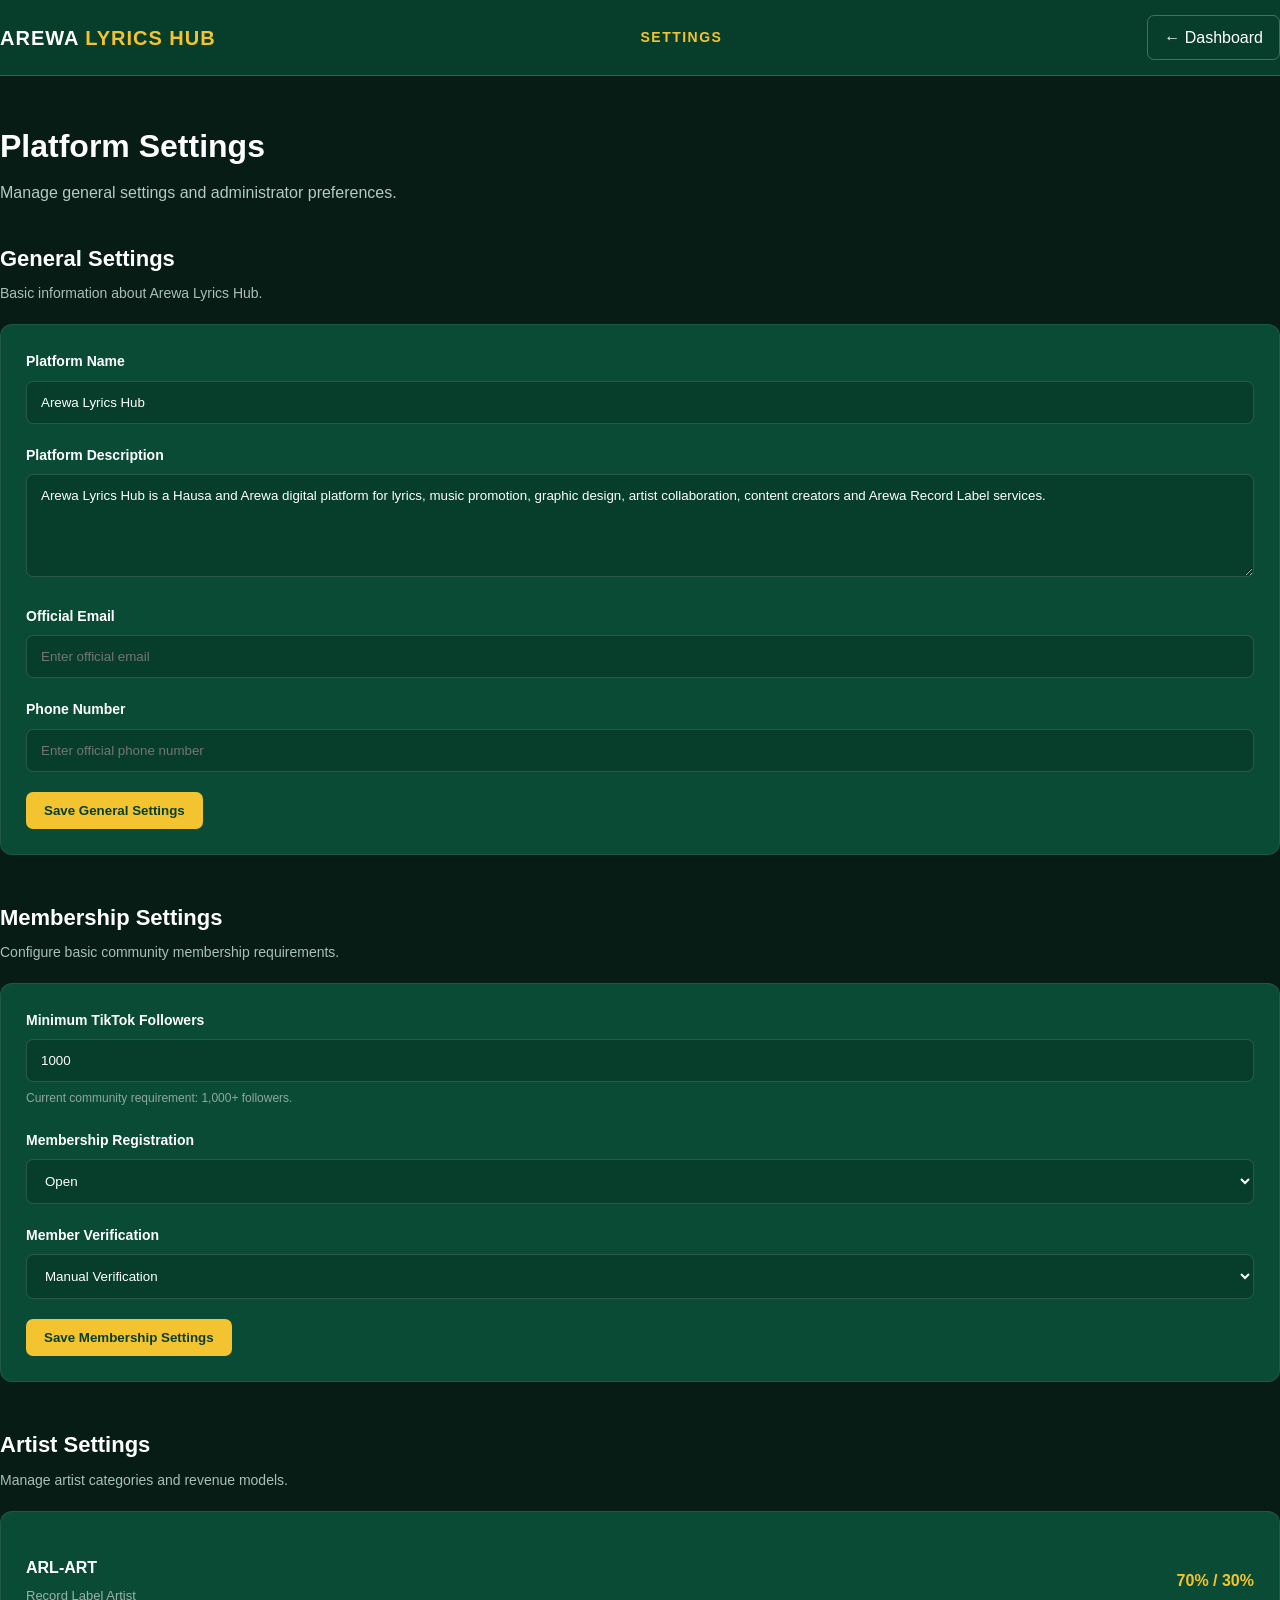
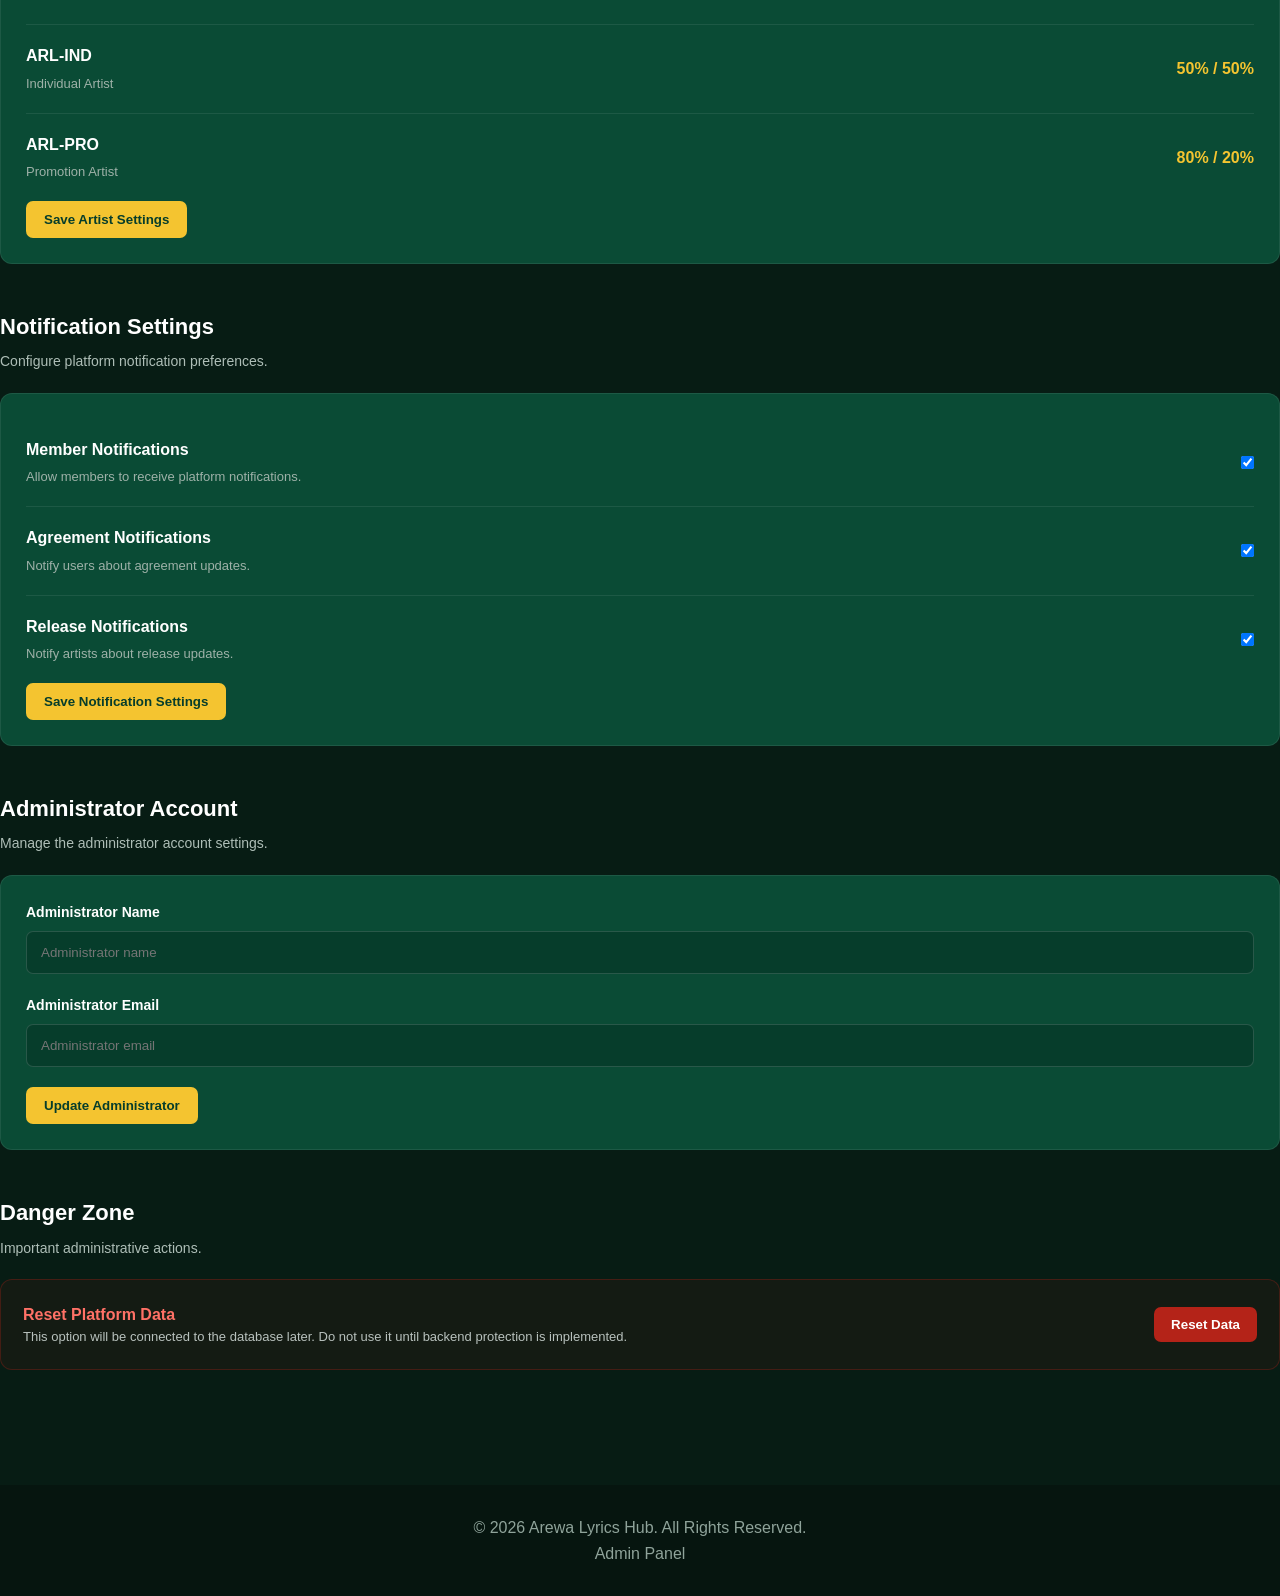
<file: admin/settings.html>
<!DOCTYPE html>
<html lang="en">
<head>
    <meta charset="UTF-8">
    <meta name="viewport" content="width=device-width, initial-scale=1.0">

    <title>Settings | Admin | Arewa Lyrics Hub</title>

    <link rel="stylesheet" href="../assets/css/style.css">
</head>

<body>

    <!-- HEADER -->
    <header class="admin-header">

        <div class="container">

            <div class="admin-nav">

                <div class="logo">
                    AREWA <span>LYRICS HUB</span>
                </div>

                <div class="admin-title">
                    SETTINGS
                </div>

                <a href="dashboard.html" class="admin-home">
                    ← Dashboard
                </a>

            </div>

        </div>

    </header>


    <!-- MAIN -->
    <main class="admin-dashboard">

        <div class="container">

            <!-- PAGE TITLE -->
            <div class="admin-welcome">

                <div>
                    <h1>Platform Settings</h1>

                    <p>
                        Manage general settings and administrator preferences.
                    </p>
                </div>

            </div>


            <!-- GENERAL SETTINGS -->
            <section class="admin-section">

                <div class="section-heading">

                    <div>
                        <h2>General Settings</h2>

                        <p>
                            Basic information about Arewa Lyrics Hub.
                        </p>
                    </div>

                </div>


                <div class="settings-card">

                    <div class="form-group">

                        <label for="site-name">
                            Platform Name
                        </label>

                        <input
                            type="text"
                            id="site-name"
                            value="Arewa Lyrics Hub"
                        >

                    </div>


                    <div class="form-group">

                        <label for="site-description">
                            Platform Description
                        </label>

                        <textarea
                            id="site-description"
                            rows="5"
                        >Arewa Lyrics Hub is a Hausa and Arewa digital platform for lyrics, music promotion, graphic design, artist collaboration, content creators and Arewa Record Label services.</textarea>

                    </div>


                    <div class="form-group">

                        <label for="site-email">
                            Official Email
                        </label>

                        <input
                            type="email"
                            id="site-email"
                            placeholder="Enter official email"
                        >

                    </div>


                    <div class="form-group">

                        <label for="site-phone">
                            Phone Number
                        </label>

                        <input
                            type="tel"
                            id="site-phone"
                            placeholder="Enter official phone number"
                        >

                    </div>


                    <button type="button" class="admin-btn">
                        Save General Settings
                    </button>

                </div>

            </section>


            <!-- MEMBERSHIP SETTINGS -->
            <section class="admin-section">

                <div class="section-heading">

                    <div>
                        <h2>Membership Settings</h2>

                        <p>
                            Configure basic community membership requirements.
                        </p>
                    </div>

                </div>


                <div class="settings-card">

                    <div class="form-group">

                        <label for="minimum-followers">
                            Minimum TikTok Followers
                        </label>

                        <input
                            type="number"
                            id="minimum-followers"
                            value="1000"
                        >

                        <small>
                            Current community requirement: 1,000+ followers.
                        </small>

                    </div>


                    <div class="form-group">

                        <label for="membership-status">
                            Membership Registration
                        </label>

                        <select id="membership-status">

                            <option value="open">
                                Open
                            </option>

                            <option value="closed">
                                Closed
                            </option>

                        </select>

                    </div>


                    <div class="form-group">

                        <label for="verification">
                            Member Verification
                        </label>

                        <select id="verification">

                            <option value="manual">
                                Manual Verification
                            </option>

                            <option value="automatic">
                                Automatic Verification
                            </option>

                        </select>

                    </div>


                    <button type="button" class="admin-btn">
                        Save Membership Settings
                    </button>

                </div>

            </section>


            <!-- ARTIST SETTINGS -->
            <section class="admin-section">

                <div class="section-heading">

                    <div>
                        <h2>Artist Settings</h2>

                        <p>
                            Manage artist categories and revenue models.
                        </p>
                    </div>

                </div>


                <div class="settings-card">

                    <div class="setting-row">

                        <div>

                            <strong>ARL-ART</strong>

                            <p>
                                Record Label Artist
                            </p>

                        </div>

                        <span class="setting-value">
                            70% / 30%
                        </span>

                    </div>


                    <div class="setting-row">

                        <div>

                            <strong>ARL-IND</strong>

                            <p>
                                Individual Artist
                            </p>

                        </div>

                        <span class="setting-value">
                            50% / 50%
                        </span>

                    </div>


                    <div class="setting-row">

                        <div>

                            <strong>ARL-PRO</strong>

                            <p>
                                Promotion Artist
                            </p>

                        </div>

                        <span class="setting-value">
                            80% / 20%
                        </span>

                    </div>


                    <button type="button" class="admin-btn">
                        Save Artist Settings
                    </button>

                </div>

            </section>


            <!-- NOTIFICATION SETTINGS -->
            <section class="admin-section">

                <div class="section-heading">

                    <div>
                        <h2>Notification Settings</h2>

                        <p>
                            Configure platform notification preferences.
                        </p>
                    </div>

                </div>


                <div class="settings-card">

                    <div class="setting-toggle">

                        <div>

                            <strong>Member Notifications</strong>

                            <p>
                                Allow members to receive platform notifications.
                            </p>

                        </div>

                        <input
                            type="checkbox"
                            checked
                        >

                    </div>


                    <div class="setting-toggle">

                        <div>

                            <strong>Agreement Notifications</strong>

                            <p>
                                Notify users about agreement updates.
                            </p>

                        </div>

                        <input
                            type="checkbox"
                            checked
                        >

                    </div>


                    <div class="setting-toggle">

                        <div>

                            <strong>Release Notifications</strong>

                            <p>
                                Notify artists about release updates.
                            </p>

                        </div>

                        <input
                            type="checkbox"
                            checked
                        >

                    </div>


                    <button type="button" class="admin-btn">
                        Save Notification Settings
                    </button>

                </div>

            </section>


            <!-- ADMIN ACCOUNT -->
            <section class="admin-section">

                <div class="section-heading">

                    <div>
                        <h2>Administrator Account</h2>

                        <p>
                            Manage the administrator account settings.
                        </p>
                    </div>

                </div>


                <div class="settings-card">

                    <div class="form-group">

                        <label for="admin-name">
                            Administrator Name
                        </label>

                        <input
                            type="text"
                            id="admin-name"
                            placeholder="Administrator name"
                        >

                    </div>


                    <div class="form-group">

                        <label for="admin-email">
                            Administrator Email
                        </label>

                        <input
                            type="email"
                            id="admin-email"
                            placeholder="Administrator email"
                        >

                    </div>


                    <button type="button" class="admin-btn">
                        Update Administrator
                    </button>

                </div>

            </section>


            <!-- DANGER ZONE -->
            <section class="admin-section">

                <div class="section-heading">

                    <div>
                        <h2>Danger Zone</h2>

                        <p>
                            Important administrative actions.
                        </p>
                    </div>

                </div>


                <div class="danger-zone">

                    <div>

                        <strong>Reset Platform Data</strong>

                        <p>
                            This option will be connected to the database later.
                            Do not use it until backend protection is implemented.
                        </p>

                    </div>

                    <button type="button" class="danger-btn">
                        Reset Data
                    </button>

                </div>

            </section>

        </div>

    </main>


    <!-- FOOTER -->
    <footer class="footer">

        <div class="container">

            <p>
                © 2026 Arewa Lyrics Hub. All Rights Reserved.
            </p>

            <p>
                Admin Panel
            </p>

        </div>

    </footer>

</body>
</html>
</file>
<file: assets/css/style.css>
* {
    margin: 0;
    padding: 0;
    box-sizing: border-box;
}

html {
    scroll-behavior: smooth;
}

body {
    font-family: Arial, sans-serif;
    background: #071c14;
    color: #ffffff;
    line-height: 1.6;
}

/* NAVBAR */

.navbar {
    width: 100%;
    padding: 20px 7%;
    display: flex;
    justify-content: space-between;
    align-items: center;
    background: #06150f;
    border-bottom: 1px solid rgba(255,255,255,0.08);
    position: sticky;
    top: 0;
    z-index: 1000;
}

.logo {
    font-size: 22px;
    font-weight: 800;
    letter-spacing: 1px;
}

.logo span {
    color: #d4af37;
}

nav {
    display: flex;
    gap: 25px;
}

nav a {
    color: #ffffff;
    text-decoration: none;
    font-size: 15px;
    transition: 0.3s;
}

nav a:hover {
    color: #d4af37;
}

/* HERO */

.hero {
    min-height: 85vh;
    display: flex;
    align-items: center;
    padding: 80px 7%;
    background:
        linear-gradient(rgba(4,25,17,0.85), rgba(4,25,17,0.95)),
        radial-gradient(circle at top right, #145c3b, #071c14 55%);
}

.hero-content {
    max-width: 800px;
}

.tagline {
    color: #d4af37;
    font-weight: bold;
    letter-spacing: 2px;
    margin-bottom: 15px;
}

.hero h1 {
    font-size: clamp(42px, 7vw, 78px);
    line-height: 1.05;
    margin-bottom: 25px;
}

.hero h1 span {
    color: #d4af37;
}

.hero p {
    max-width: 650px;
    color: #c7d3ce;
    font-size: 18px;
}

.hero-buttons {
    display: flex;
    gap: 15px;
    margin-top: 35px;
    flex-wrap: wrap;
}

/* BUTTONS */

.btn {
    display: inline-block;
    padding: 14px 25px;
    border-radius: 8px;
    text-decoration: none;
    font-weight: bold;
    transition: 0.3s;
}

.primary {
    background: #d4af37;
    color: #071c14;
}

.primary:hover {
    transform: translateY(-3px);
    opacity: 0.9;
}

.secondary {
    border: 1px solid #d4af37;
    color: #ffffff;
}

.secondary:hover {
    background: #d4af37;
    color: #071c14;
}

/* SECTIONS */

.section {
    padding: 90px 7%;
    text-align: center;
}

.section h2,
.cta h2 {
    font-size: 38px;
    margin-bottom: 20px;
}

.section > p {
    max-width: 750px;
    margin: auto;
    color: #b9c8c1;
}

/* CARDS */

.cards {
    margin-top: 45px;
    display: grid;
    grid-template-columns: repeat(3, 1fr);
    gap: 20px;
}

.card {
    padding: 30px;
    background: #0b2a1e;
    border: 1px solid rgba(255,255,255,0.08);
    border-radius: 15px;
    text-align: left;
    transition: 0.3s;
}

.card:hover {
    transform: translateY(-7px);
    border-color: #d4af37;
}

.card h3 {
    color: #d4af37;
    margin-bottom: 10px;
}

.card p {
    color: #b9c8c1;
}

/* CTA */

.cta {
    padding: 90px 7%;
    text-align: center;
    background: #0b2a1e;
}

.cta p {
    color: #c7d3ce;
    margin-bottom: 30px;
}

/* FOOTER */

footer {
    padding: 30px 7%;
    text-align: center;
    background: #06150f;
    color: #8fa39a;
}

/* MOBILE */

@media (max-width: 800px) {

    .navbar {
        flex-direction: column;
        gap: 15px;
    }

    nav {
        gap: 15px;
        flex-wrap: wrap;
        justify-content: center;
    }

    .hero {
        min-height: 75vh;
        padding: 60px 7%;
    }

    .hero h1 {
        font-size: 45px;
    }

    .cards {
        grid-template-columns: 1fr;
    }

    .section h2,
    .cta h2 {
        font-size: 30px;
    }
  }
/* AUTH PAGES */

.auth-page {
    min-height: 80vh;
    padding: 70px 20px;
    display: flex;
    justify-content: center;
    align-items: center;
}

.auth-box {
    width: 100%;
    max-width: 500px;
    padding: 40px;
    background: #0b2a1e;
    border: 1px solid rgba(255,255,255,0.08);
    border-radius: 18px;
    box-shadow: 0 20px 60px rgba(0,0,0,0.25);
}

.auth-box h1 {
    font-size: 38px;
    margin-bottom: 10px;
}

.auth-box > p:not(.tagline) {
    color: #b9c8c1;
    margin-bottom: 25px;
}

.auth-box form {
    display: flex;
    flex-direction: column;
    gap: 10px;
}

.auth-box label {
    margin-top: 8px;
    font-weight: bold;
}

.auth-box input {
    width: 100%;
    padding: 14px;
    border-radius: 8px;
    border: 1px solid rgba(255,255,255,0.15);
    background: #06150f;
    color: white;
    outline: none;
}

.auth-box input:focus {
    border-color: #d4af37;
}

.auth-box button {
    border: none;
    cursor: pointer;
    margin-top: 15px;
    font-size: 16px;
}

.auth-link {
    text-align: center;
    margin-top: 25px;
}

.auth-link a {
    color: #d4af37;
    text-decoration: none;
    font-weight: bold;
}
/* DASHBOARD */

.dashboard {
    padding: 60px 7%;
    min-height: 80vh;
}

.dashboard-header {
    margin-bottom: 35px;
}

.dashboard-header h1 {
    font-size: 42px;
    margin-bottom: 10px;
}

.dashboard-header p:not(.tagline) {
    color: #b9c8c1;
}

/* MEMBER CARD */

.member-card {
    background: linear-gradient(135deg, #0b2a1e, #123b2b);
    padding: 35px;
    border-radius: 18px;
    display: flex;
    justify-content: space-between;
    gap: 30px;
    margin-bottom: 40px;
    border: 1px solid rgba(255,255,255,0.08);
}

.member-info p {
    color: #b9c8c1;
    font-size: 13px;
    letter-spacing: 2px;
}

.member-info h2 {
    color: #d4af37;
    font-size: 32px;
    margin: 8px 0 15px;
}

.status {
    display: inline-block;
    padding: 7px 12px;
    border-radius: 20px;
    background: rgba(212,175,55,0.15);
    color: #d4af37;
    font-size: 12px;
    font-weight: bold;
}

.member-details {
    min-width: 280px;
}

.member-details p {
    margin-bottom: 8px;
    color: #c7d3ce;
}

/* DASHBOARD CARDS */

.dashboard-grid {
    display: grid;
    grid-template-columns: repeat(3, 1fr);
    gap: 20px;
}

.dashboard-card {
    text-decoration: none;
    color: white;
    background: #0b2a1e;
    padding: 30px;
    border-radius: 15px;
    border: 1px solid rgba(255,255,255,0.08);
    transition: 0.3s;
}

.dashboard-card:hover {
    transform: translateY(-6px);
    border-color: #d4af37;
}

.dashboard-card .icon {
    font-size: 30px;
    margin-bottom: 15px;
}

.dashboard-card h3 {
    color: #d4af37;
    margin-bottom: 8px;
}

.dashboard-card p {
    color: #b9c8c1;
}

/* MOBILE */

@media (max-width: 800px) {

    .member-card {
        flex-direction: column;
    }

    .dashboard-grid {
        grid-template-columns: 1fr;
    }

    .dashboard-header h1 {
        font-size: 32px;
    }
}
/* MEMBERS MANAGEMENT */

.member-tools {
    display: flex;
    gap: 12px;
    margin-bottom: 30px;
    flex-wrap: wrap;
}

.member-tools input {
    flex: 1;
    min-width: 250px;
    padding: 14px;
    border-radius: 8px;
    border: 1px solid rgba(255,255,255,0.15);
    background: #06150f;
    color: white;
    outline: none;
}

.member-tools input:focus {
    border-color: #d4af37;
}

.members-table {
    width: 100%;
    overflow-x: auto;
    background: #0b2a1e;
    border-radius: 15px;
    border: 1px solid rgba(255,255,255,0.08);
}

.members-table table {
    width: 100%;
    min-width: 900px;
    border-collapse: collapse;
}

.members-table th,
.members-table td {
    padding: 18px;
    text-align: left;
    border-bottom: 1px solid rgba(255,255,255,0.08);
}

.members-table th {
    color: #d4af37;
    font-size: 14px;
}

.members-table td {
    color: #c7d3ce;
}

.table-status {
    display: inline-block;
    padding: 5px 10px;
    border-radius: 20px;
    font-size: 12px;
    font-weight: bold;
}

.pending {
    background: rgba(212,175,55,0.15);
    color: #d4af37;
}

.verified {
    background: rgba(0,180,100,0.15);
    color: #4ddc91;
}

.small-btn {
    padding: 7px 14px;
    border: 1px solid #d4af37;
    border-radius: 6px;
    background: transparent;
    color: #d4af37;
    cursor: pointer;
}

.small-btn:hover {
    background: #d4af37;
    color: #071c14;
}
/* ARTIST MANAGEMENT */

.artist-types {
    display: grid;
    grid-template-columns: repeat(3, 1fr);
    gap: 20px;
    margin-bottom: 40px;
}

.artist-type-card {
    background: #0b2a1e;
    padding: 25px;
    border-radius: 15px;
    border: 1px solid rgba(255,255,255,0.08);
}

.artist-type-card span {
    display: inline-block;
    color: #d4af37;
    font-size: 13px;
    font-weight: bold;
    letter-spacing: 1px;
    margin-bottom: 12px;
}

.artist-type-card h3 {
    margin-bottom: 10px;
}

.artist-type-card p {
    color: #b9c8c1;
}

@media (max-width: 800px) {

    .artist-types {
        grid-template-columns: 1fr;
    }

}
/* =========================================
   AREWA LYRICS HUB
   ADMIN PANEL STYLES
========================================= */


/* ADMIN HEADER */
.admin-header {
    background: #063d2b;
    border-bottom: 1px solid rgba(255, 193, 7, 0.25);
    position: sticky;
    top: 0;
    z-index: 1000;
}

.admin-nav {
    min-height: 75px;
    display: flex;
    align-items: center;
    justify-content: space-between;
    gap: 20px;
}

.admin-nav .logo {
    color: #ffffff;
    font-size: 20px;
    font-weight: 800;
    letter-spacing: 1px;
}

.admin-nav .logo span {
    color: #f4c430;
}

.admin-title {
    color: #f4c430;
    font-size: 14px;
    font-weight: 700;
    letter-spacing: 1.5px;
}

.admin-home {
    color: #ffffff;
    text-decoration: none;
    border: 1px solid rgba(255,255,255,0.25);
    padding: 9px 16px;
    border-radius: 7px;
    transition: 0.3s;
}

.admin-home:hover {
    background: #f4c430;
    color: #063d2b;
}


/* ADMIN DASHBOARD */
.admin-dashboard {
    padding: 45px 0 70px;
    min-height: 80vh;
}


/* WELCOME */
.admin-welcome {
    display: flex;
    justify-content: space-between;
    align-items: center;
    gap: 25px;
    margin-bottom: 35px;
}

.admin-welcome h1 {
    margin: 0 0 8px;
    font-size: 32px;
    color: #ffffff;
}

.admin-welcome p {
    margin: 0;
    color: #b8c9c1;
    line-height: 1.6;
}


/* ADMIN STATUS */
.admin-status {
    display: flex;
    align-items: center;
    gap: 8px;
    color: #ffffff;
    background: rgba(255,255,255,0.06);
    padding: 10px 15px;
    border-radius: 20px;
    font-size: 13px;
}

.admin-status span {
    width: 9px;
    height: 9px;
    background: #25c76f;
    border-radius: 50%;
    display: inline-block;
}


/* BUTTONS */
.admin-btn {
    display: inline-block;
    background: #f4c430;
    color: #063d2b;
    border: none;
    padding: 11px 18px;
    border-radius: 7px;
    font-weight: 700;
    text-decoration: none;
    cursor: pointer;
    transition: 0.3s;
}

.admin-btn:hover {
    transform: translateY(-2px);
    opacity: 0.9;
}

.secondary-btn {
    display: inline-block;
    background: transparent;
    color: #ffffff;
    border: 1px solid rgba(255,255,255,0.25);
    padding: 11px 18px;
    border-radius: 7px;
    font-weight: 600;
    cursor: pointer;
}

.danger-btn {
    background: #b42318;
    color: #ffffff;
    border: none;
    padding: 10px 17px;
    border-radius: 7px;
    cursor: pointer;
    font-weight: 700;
}


/* STATISTICS */
.admin-stats {
    display: grid;
    grid-template-columns: repeat(4, 1fr);
    gap: 20px;
    margin-bottom: 45px;
}

.admin-stat-card {
    background: #0a4b35;
    border: 1px solid rgba(255,255,255,0.08);
    border-radius: 12px;
    padding: 22px;
    display: flex;
    align-items: center;
    gap: 16px;
    transition: 0.3s;
}

.admin-stat-card:hover {
    transform: translateY(-3px);
    border-color: rgba(244,196,48,0.35);
}

.stat-icon {
    width: 50px;
    height: 50px;
    border-radius: 10px;
    background: rgba(244,196,48,0.12);
    display: flex;
    align-items: center;
    justify-content: center;
    font-size: 23px;
}

.admin-stat-card h3 {
    margin: 0 0 5px;
    color: #ffffff;
    font-size: 25px;
}

.admin-stat-card p {
    margin: 0;
    color: #b8c9c1;
    font-size: 13px;
}


/* ADMIN SECTION */
.admin-section {
    margin-bottom: 45px;
}

.section-heading {
    display: flex;
    justify-content: space-between;
    align-items: center;
    margin-bottom: 20px;
}

.section-heading h2 {
    color: #ffffff;
    margin: 0 0 6px;
    font-size: 22px;
}

.section-heading p {
    margin: 0;
    color: #aebeb7;
    font-size: 14px;
}


/* MANAGEMENT GRID */
.admin-management-grid {
    display: grid;
    grid-template-columns: repeat(3, 1fr);
    gap: 20px;
}

.admin-management-card {
    position: relative;
    display: flex;
    align-items: flex-start;
    gap: 15px;
    padding: 22px;
    background: #0a4b35;
    border: 1px solid rgba(255,255,255,0.08);
    border-radius: 12px;
    color: #ffffff;
    text-decoration: none;
    transition: 0.3s;
}

.admin-management-card:hover {
    transform: translateY(-4px);
    border-color: rgba(244,196,48,0.4);
}

.management-icon {
    min-width: 48px;
    height: 48px;
    background: rgba(244,196,48,0.12);
    border-radius: 10px;
    display: flex;
    align-items: center;
    justify-content: center;
    font-size: 22px;
}

.admin-management-card h3 {
    margin: 0 0 7px;
    font-size: 17px;
}

.admin-management-card p {
    margin: 0;
    color: #b8c9c1;
    line-height: 1.5;
    font-size: 13px;
}

.management-arrow {
    position: absolute;
    right: 18px;
    bottom: 17px;
    color: #f4c430;
    font-size: 20px;
}


/* QUICK ACTIONS */
.quick-actions {
    display: flex;
    flex-wrap: wrap;
    gap: 12px;
}

.quick-action {
    background: #0a4b35;
    border: 1px solid rgba(255,255,255,0.1);
    color: #ffffff;
    text-decoration: none;
    padding: 12px 18px;
    border-radius: 7px;
    transition: 0.3s;
}

.quick-action:hover {
    background: #f4c430;
    color: #063d2b;
}


/* TABLE */
.admin-table-container {
    width: 100%;
    overflow-x: auto;
    background: #0a4b35;
    border-radius: 12px;
    border: 1px solid rgba(255,255,255,0.08);
}

.admin-table {
    width: 100%;
    border-collapse: collapse;
    min-width: 900px;
}

.admin-table th {
    background: #063d2b;
    color: #f4c430;
    padding: 15px;
    text-align: left;
    font-size: 13px;
    white-space: nowrap;
}

.admin-table td {
    padding: 15px;
    color: #e8efec;
    border-top: 1px solid rgba(255,255,255,0.07);
    font-size: 13px;
    white-space: nowrap;
}

.admin-table tr:hover td {
    background: rgba(255,255,255,0.025);
}

.table-btn {
    color: #f4c430;
    text-decoration: none;
    font-weight: 700;
}


/* STATUS */
.status {
    display: inline-block;
    padding: 5px 10px;
    border-radius: 20px;
    font-size: 11px;
    font-weight: 700;
}

.status.active {
    background: rgba(37,199,111,0.12);
    color: #55db8e;
}

.status.pending {
    background: rgba(244,196,48,0.12);
    color: #f4c430;
}

.status.expired {
    background: rgba(180,35,24,0.15);
    color: #ff7166;
}


/* SEARCH */
.admin-search {
    display: flex;
    gap: 10px;
    margin-bottom: 20px;
}

.admin-search input {
    flex: 1;
    min-width: 0;
    padding: 13px 15px;
    border-radius: 7px;
    border: 1px solid rgba(255,255,255,0.15);
    background: #073f2d;
    color: #ffffff;
    outline: none;
}

.admin-search input::placeholder {
    color: #8fa59b;
}

.admin-search button {
    background: #f4c430;
    color: #063d2b;
    border: none;
    border-radius: 7px;
    padding: 0 20px;
    font-weight: 700;
    cursor: pointer;
}


/* ACTIVITY */
.activity-box {
    background: #0a4b35;
    border: 1px solid rgba(255,255,255,0.08);
    border-radius: 12px;
    padding: 25px;
}

.empty-activity {
    text-align: center;
    padding: 35px 15px;
}

.empty-icon {
    font-size: 35px;
    margin-bottom: 12px;
}

.empty-activity h3 {
    color: #ffffff;
    margin-bottom: 8px;
}

.empty-activity p {
    color: #9eb1a8;
    max-width: 500px;
    margin: auto;
    line-height: 1.6;
}


/* FORMS */
.notification-form,
.settings-card {
    background: #0a4b35;
    border: 1px solid rgba(255,255,255,0.08);
    border-radius: 12px;
    padding: 25px;
}

.form-group {
    margin-bottom: 20px;
}

.form-group label {
    display: block;
    color: #ffffff;
    margin-bottom: 8px;
    font-size: 14px;
    font-weight: 600;
}

.form-group input,
.form-group select,
.form-group textarea {
    width: 100%;
    box-sizing: border-box;
    padding: 13px 14px;
    background: #063d2b;
    border: 1px solid rgba(255,255,255,0.14);
    border-radius: 7px;
    color: #ffffff;
    outline: none;
    font-family: inherit;
}

.form-group textarea {
    resize: vertical;
}

.form-group input:focus,
.form-group select:focus,
.form-group textarea:focus {
    border-color: #f4c430;
}

.form-group small {
    display: block;
    color: #91a79c;
    margin-top: 7px;
    font-size: 12px;
}

.notification-actions {
    display: flex;
    gap: 10px;
    flex-wrap: wrap;
}


/* SETTINGS */
.setting-row,
.setting-toggle {
    display: flex;
    align-items: center;
    justify-content: space-between;
    gap: 20px;
    padding: 18px 0;
    border-bottom: 1px solid rgba(255,255,255,0.08);
}

.setting-row:last-of-type,
.setting-toggle:last-of-type {
    border-bottom: none;
}

.setting-row strong,
.setting-toggle strong {
    color: #ffffff;
}

.setting-row p,
.setting-toggle p {
    margin: 5px 0 0;
    color: #9eb1a8;
    font-size: 13px;
}

.setting-value {
    color: #f4c430;
    font-weight: 700;
}


/* DANGER ZONE */
.danger-zone {
    display: flex;
    align-items: center;
    justify-content: space-between;
    gap: 20px;
    padding: 22px;
    background: rgba(180,35,24,0.08);
    border: 1px solid rgba(180,35,24,0.3);
    border-radius: 12px;
}

.danger-zone strong {
    color: #ff7166;
}

.danger-zone p {
    color: #b8c1bd;
    font-size: 13px;
    line-height: 1.5;
}


/* AGREEMENT RULES */
.agreement-rules > div {
    display: flex;
    justify-content: space-between;
    align-items: center;
    gap: 20px;
    padding: 15px 0;
    border-bottom: 1px solid rgba(255,255,255,0.08);
}

.agreement-rules > div:last-child {
    border-bottom: none;
}

.agreement-rules strong {
    color: #f4c430;
}

.agreement-rules span {
    color: #c0cec8;
    font-size: 13px;
}


/* MOBILE */
@media (max-width: 900px) {

    .admin-stats {
        grid-template-columns: repeat(2, 1fr);
    }

    .admin-management-grid {
        grid-template-columns: repeat(2, 1fr);
    }

}


@media (max-width: 650px) {

    .admin-nav {
        min-height: 65px;
        flex-wrap: wrap;
        padding: 10px 0;
    }

    .admin-title {
        display: none;
    }

    .admin-nav .logo {
        font-size: 16px;
    }

    .admin-home {
        font-size: 12px;
        padding: 7px 11px;
    }

    .admin-dashboard {
        padding: 30px 0 50px;
    }

    .admin-welcome {
        flex-direction: column;
        align-items: flex-start;
    }

    .admin-welcome h1 {
        font-size: 26px;
    }

    .admin-stats {
        grid-template-columns: 1fr;
    }

    .admin-management-grid {
        grid-template-columns: 1fr;
    }

    .admin-search {
        flex-direction: column;
    }

    .admin-search button {
        padding: 12px;
    }

    .notification-form,
    .settings-card,
    .activity-box {
        padding: 18px;
    }

    .setting-row,
    .setting-toggle {
        align-items: flex-start;
    }

    .danger-zone {
        flex-direction: column;
        align-items: flex-start;
    }

    .agreement-rules > div {
        flex-direction: column;
        align-items: flex-start;
        gap: 6px;
    }

    }
/* =========================================
   AREWA LYRICS HUB
   MEMBER DASHBOARD STYLES
========================================= */


/* MEMBER HEADER */
.member-header {
    background: #063d2b;
    border-bottom: 1px solid rgba(244, 196, 48, 0.25);
    position: sticky;
    top: 0;
    z-index: 1000;
}

.member-nav {
    min-height: 72px;
    display: flex;
    align-items: center;
    justify-content: space-between;
    gap: 25px;
}

.member-nav .logo {
    color: #ffffff;
    font-size: 19px;
    font-weight: 800;
    letter-spacing: 1px;
}

.member-nav .logo span {
    color: #f4c430;
}

.member-nav nav {
    display: flex;
    align-items: center;
    gap: 22px;
}

.member-nav nav a {
    color: #d9e5df;
    text-decoration: none;
    font-size: 14px;
    font-weight: 600;
    transition: 0.3s;
}

.member-nav nav a:hover,
.member-nav nav a.active {
    color: #f4c430;
}


/* MEMBER DASHBOARD */
.member-dashboard {
    min-height: 80vh;
    padding: 45px 0 70px;
}


/* WELCOME */
.member-welcome {
    display: flex;
    align-items: center;
    justify-content: space-between;
    gap: 25px;
    margin-bottom: 30px;
}

.welcome-label {
    color: #f4c430;
    font-size: 12px;
    font-weight: 800;
    letter-spacing: 1.5px;
    margin: 0 0 8px;
}

.member-welcome h1 {
    color: #ffffff;
    font-size: 31px;
    margin: 0 0 10px;
}

.member-welcome p:not(.welcome-label) {
    color: #aebfb7;
    margin: 0;
    line-height: 1.6;
}

.member-status {
    display: flex;
    align-items: center;
    gap: 8px;
    background: rgba(244, 196, 48, 0.1);
    border: 1px solid rgba(244, 196, 48, 0.25);
    color: #f4c430;
    padding: 10px 15px;
    border-radius: 25px;
    font-size: 12px;
    font-weight: 700;
    white-space: nowrap;
}

.member-status span {
    width: 8px;
    height: 8px;
    border-radius: 50%;
    background: #f4c430;
}


/* PROFILE CARD */
.member-profile-card {
    background: linear-gradient(
        135deg,
        #0a4b35,
        #063d2b
    );
    border: 1px solid rgba(244, 196, 48, 0.2);
    border-radius: 16px;
    padding: 28px;
    margin-bottom: 45px;
    box-shadow: 0 10px 30px rgba(0, 0, 0, 0.15);
}

.profile-main {
    display: flex;
    align-items: center;
    gap: 18px;
    margin-bottom: 25px;
}

.profile-icon {
    width: 65px;
    height: 65px;
    border-radius: 50%;
    background: #f4c430;
    color: #063d2b;
    display: flex;
    align-items: center;
    justify-content: center;
    font-size: 17px;
    font-weight: 900;
}

.profile-label {
    color: #9fb5aa;
    font-size: 11px;
    font-weight: 700;
    letter-spacing: 1.2px;
    margin: 0 0 4px;
}

.profile-main h2 {
    color: #f4c430;
    margin: 0 0 5px;
    font-size: 23px;
}

.profile-main p:not(.profile-label) {
    color: #b8c9c1;
    margin: 0;
    font-size: 13px;
}

.profile-details {
    display: grid;
    grid-template-columns: repeat(4, 1fr);
    gap: 15px;
    padding-top: 20px;
    border-top: 1px solid rgba(255,255,255,0.08);
}

.profile-details div {
    display: flex;
    flex-direction: column;
    gap: 6px;
}

.profile-details span {
    color: #91a89d;
    font-size: 11px;
}

.profile-details strong {
    color: #ffffff;
    font-size: 13px;
}


/* MEMBER SECTIONS */
.member-section {
    margin-bottom: 45px;
}

.member-section-title {
    margin-bottom: 20px;
}

.member-section-title h2 {
    color: #ffffff;
    font-size: 22px;
    margin: 0 0 7px;
}

.member-section-title p {
    color: #9fb1a8;
    margin: 0;
    font-size: 14px;
}


/* MEMBER CARDS */
.member-card-grid {
    display: grid;
    grid-template-columns: repeat(3, 1fr);
    gap: 18px;
}

.member-card {
    position: relative;
    display: flex;
    align-items: flex-start;
    gap: 15px;
    padding: 22px;
    background: #0a4b35;
    border: 1px solid rgba(255,255,255,0.08);
    border-radius: 13px;
    color: #ffffff;
    text-decoration: none;
    transition: 0.3s;
}

.member-card:hover {
    transform: translateY(-4px);
    border-color: rgba(244,196,48,0.4);
    box-shadow: 0 8px 25px rgba(0,0,0,0.15);
}

.member-card-icon {
    min-width: 48px;
    height: 48px;
    background: rgba(244,196,48,0.12);
    border-radius: 10px;
    display: flex;
    align-items: center;
    justify-content: center;
    font-size: 21px;
}

.member-card h3 {
    margin: 0 0 7px;
    font-size: 16px;
}

.member-card p {
    margin: 0;
    color: #aebfb7;
    font-size: 13px;
    line-height: 1.5;
}

.member-card > span {
    position: absolute;
    right: 17px;
    bottom: 15px;
    color: #f4c430;
    font-size: 20px;
}


/* VERIFICATION CARD */
.verification-card {
    background: #0a4b35;
    border: 1px solid rgba(255,255,255,0.08);
    border-radius: 14px;
    padding: 25px;
}

.verification-step {
    display: flex;
    align-items: center;
    gap: 15px;
}

.step-number {
    min-width: 40px;
    width: 40px;
    height: 40px;
    border-radius: 50%;
    background: rgba(255,255,255,0.08);
    color: #9eb1a8;
    display: flex;
    align-items: center;
    justify-content: center;
    font-weight: 800;
}

.verification-step.completed .step-number {
    background: rgba(37,199,111,0.15);
    color: #55db8e;
}

.verification-step.pending .step-number {
    background: rgba(244,196,48,0.15);
    color: #f4c430;
}

.verification-step strong {
    display: block;
    color: #ffffff;
    font-size: 14px;
    margin-bottom: 4px;
}

.verification-step p {
    color: #91a89d;
    margin: 0;
    font-size: 12px;
    line-height: 1.5;
}

.verification-line {
    width: 2px;
    height: 28px;
    background: rgba(255,255,255,0.1);
    margin: 5px 0 5px 19px;
}


/* MEMBER NOTIFICATIONS */
.member-notification {
    display: flex;
    align-items: flex-start;
    gap: 15px;
    background: #0a4b35;
    border: 1px solid rgba(255,255,255,0.08);
    border-radius: 12px;
    padding: 18px 20px;
    margin-bottom: 12px;
}

.notification-icon {
    min-width: 42px;
    width: 42px;
    height: 42px;
    border-radius: 9px;
    background: rgba(244,196,48,0.12);
    display: flex;
    align-items: center;
    justify-content: center;
}

.member-notification strong {
    display: block;
    color: #ffffff;
    font-size: 14px;
    margin-bottom: 5px;
}

.member-notification p {
    color: #aebfb7;
    font-size: 13px;
    line-height: 1.5;
    margin: 0 0 6px;
}

.member-notification small {
    color: #718a7f;
    font-size: 11px;
}


/* MEMBER MOBILE */
@media (max-width: 900px) {

    .member-card-grid {
        grid-template-columns: repeat(2, 1fr);
    }

    .profile-details {
        grid-template-columns: repeat(2, 1fr);
    }

}


@media (max-width: 650px) {

    .member-nav {
        min-height: 65px;
        flex-wrap: wrap;
        padding: 10px 0;
    }

    .member-nav .logo {
        font-size: 16px;
    }

    .member-nav nav {
        width: 100%;
        justify-content: center;
        gap: 13px;
        overflow-x: auto;
        padding-bottom: 5px;
    }

    .member-nav nav a {
        font-size: 12px;
        white-space: nowrap;
    }

    .member-dashboard {
        padding: 30px 0 50px;
    }

    .member-welcome {
        flex-direction: column;
        align-items: flex-start;
    }

    .member-welcome h1 {
        font-size: 25px;
    }

    .member-status {
        font-size: 11px;
    }

    .member-profile-card {
        padding: 20px;
    }

    .profile-main {
        align-items: flex-start;
    }

    .profile-icon {
        width: 55px;
        height: 55px;
        min-width: 55px;
    }

    .profile-main h2 {
        font-size: 20px;
    }

    .profile-details {
        grid-template-columns: 1fr;
    }

    .member-card-grid {
        grid-template-columns: 1fr;
    }

    .member-card {
        padding: 19px;
    }

    .verification-card {
        padding: 20px;
    }

    .member-notification {
        padding: 16px;
    }

}
</file>
